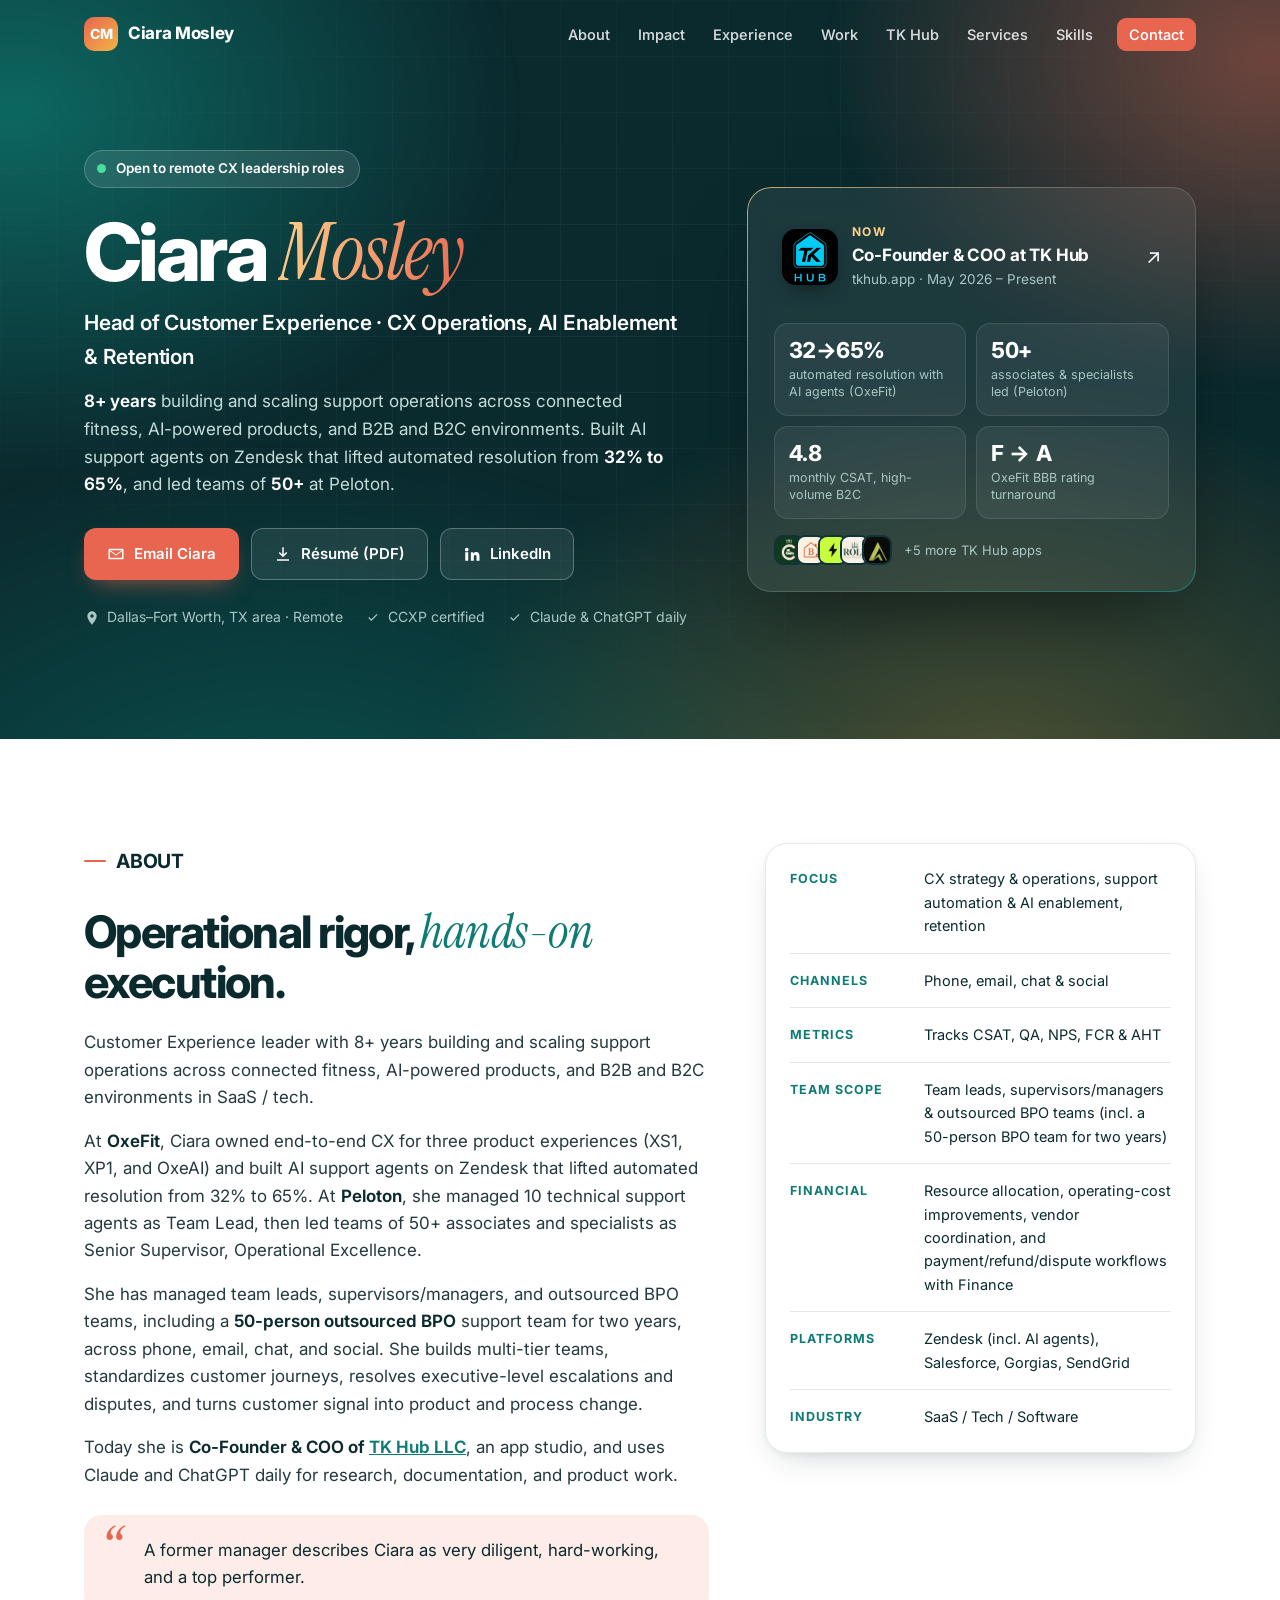
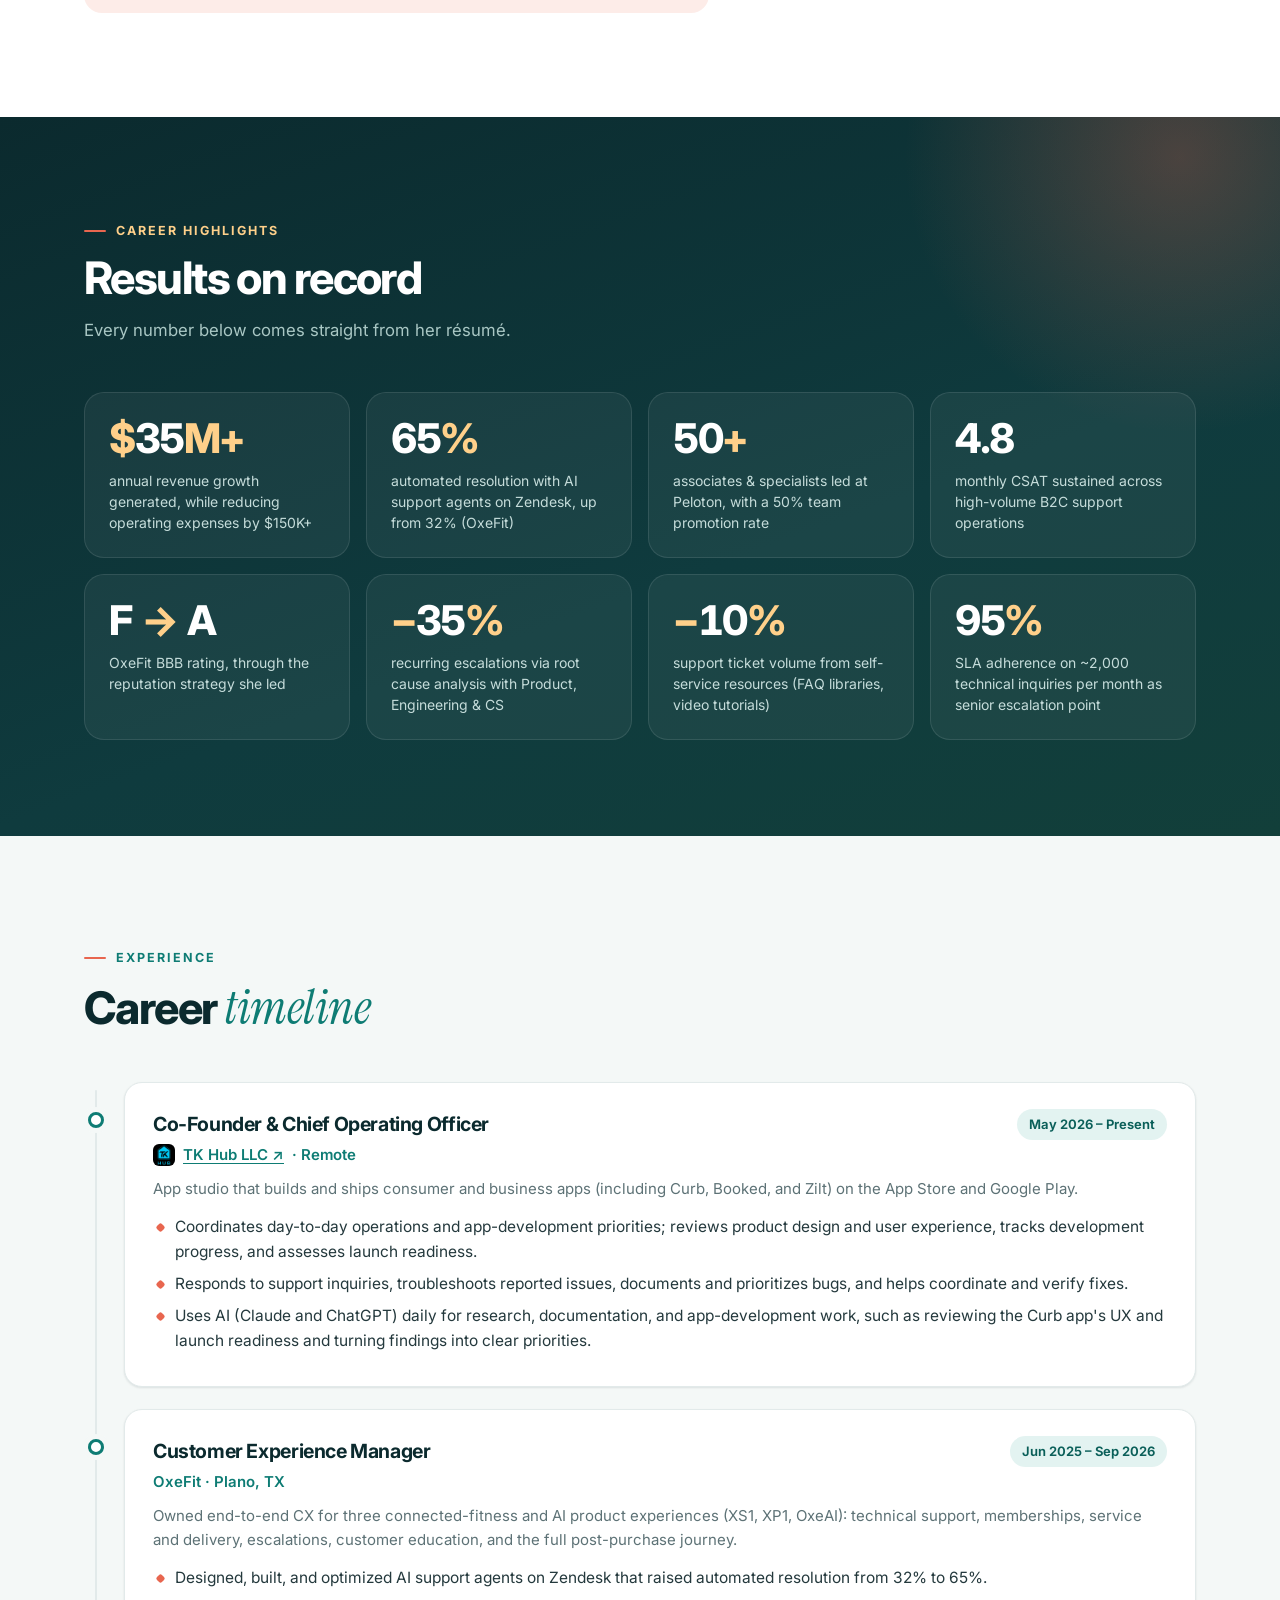
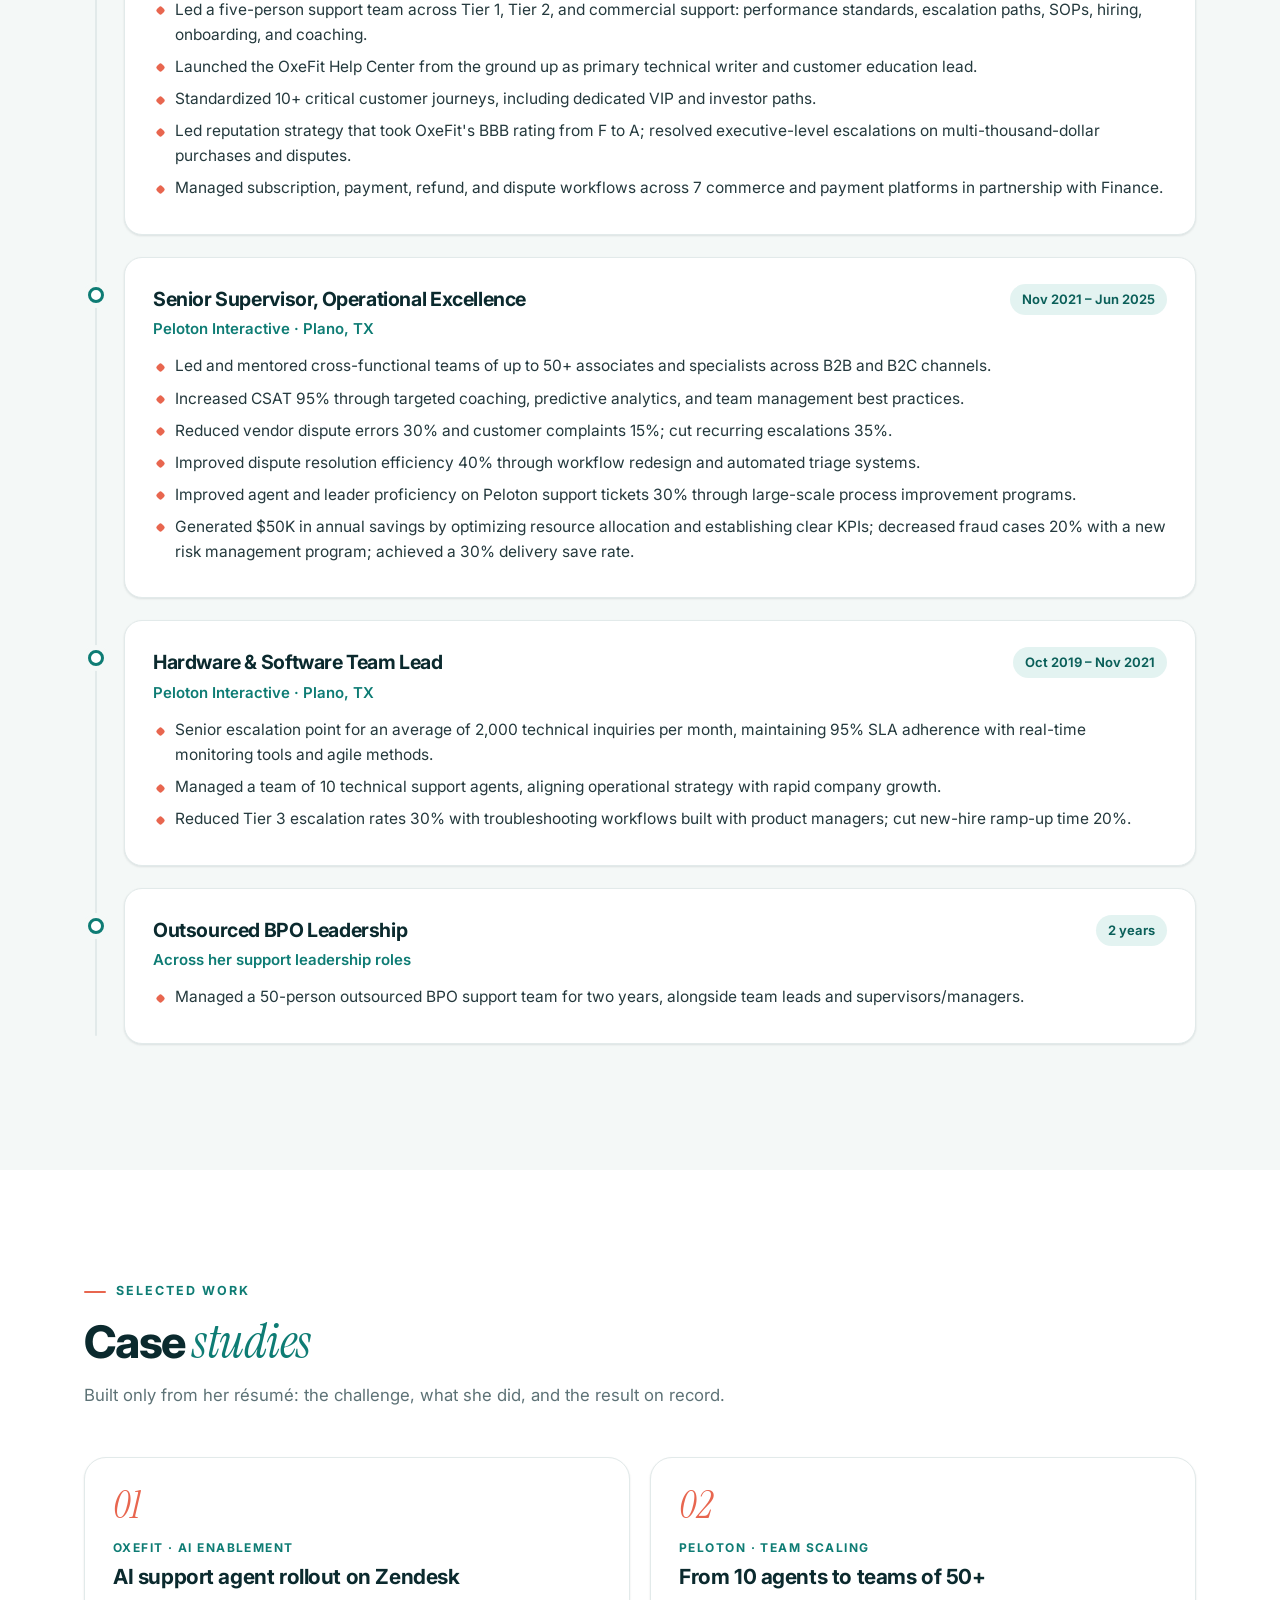
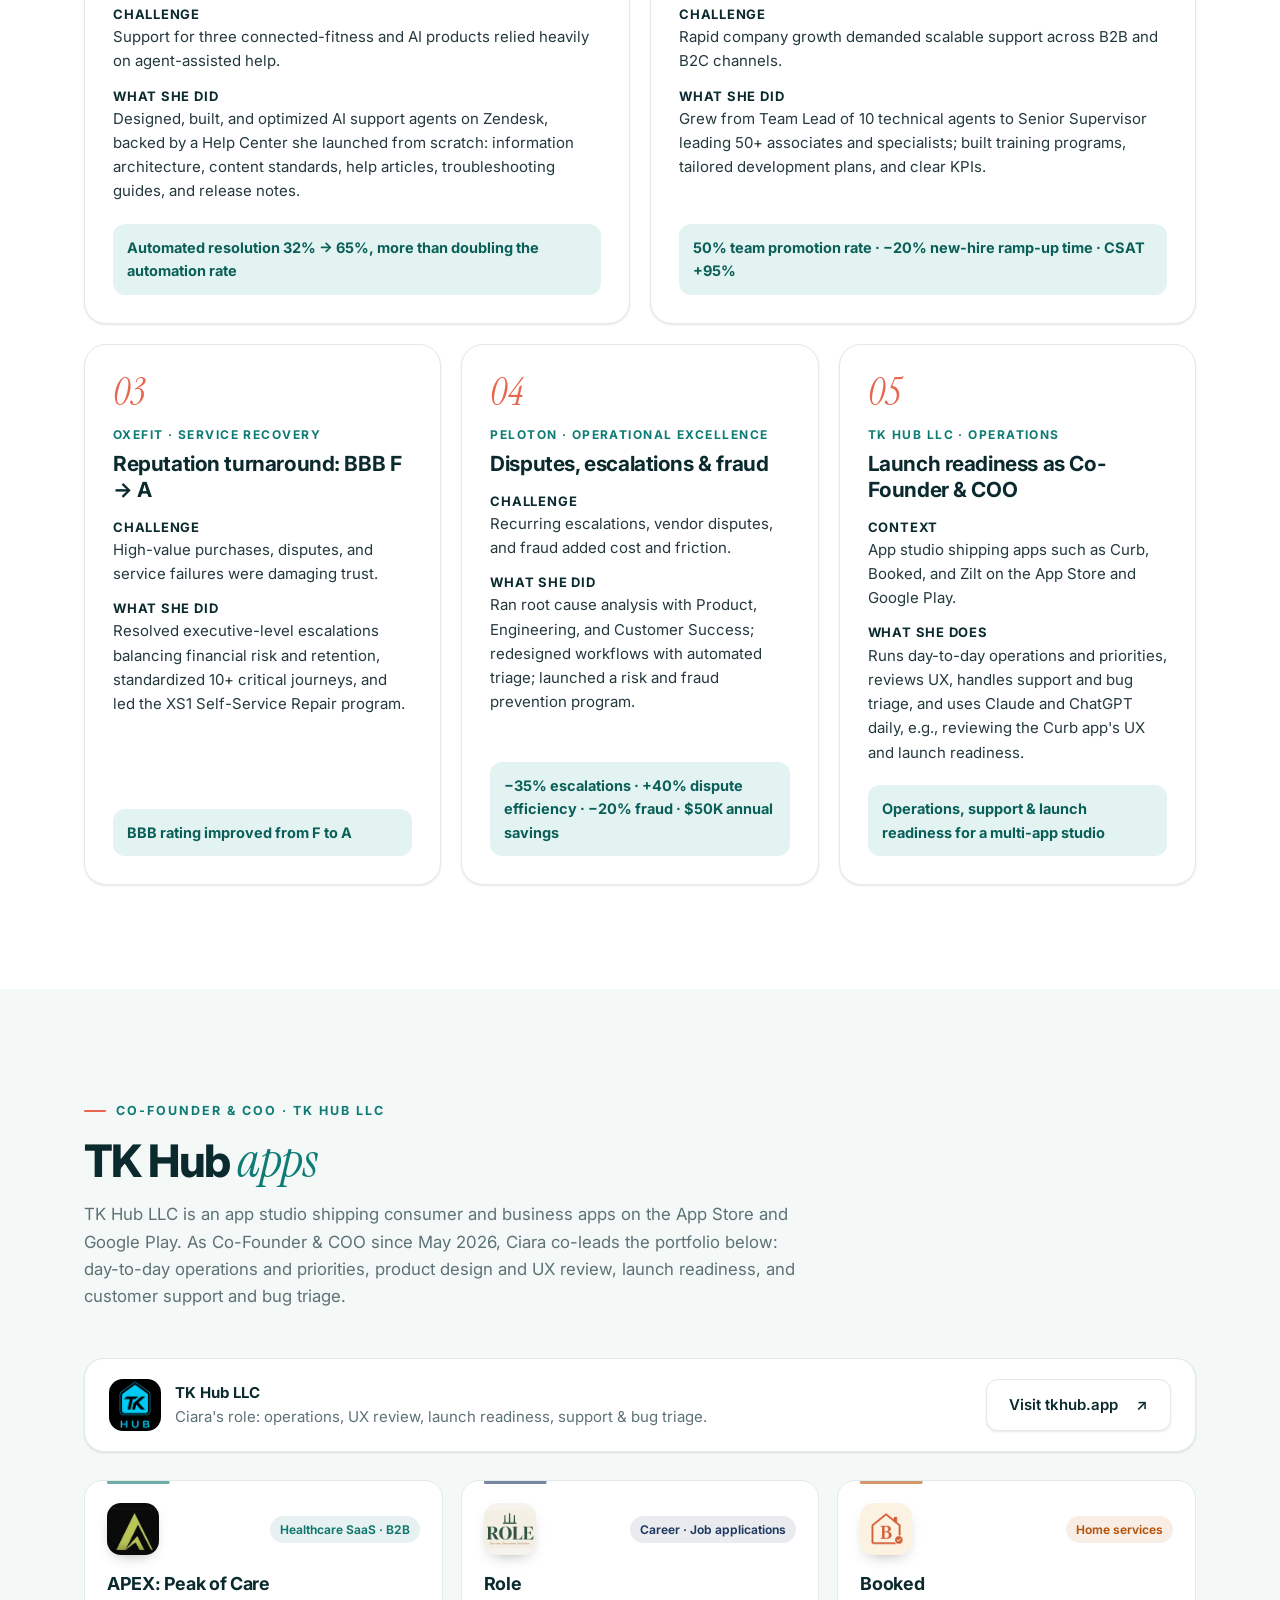
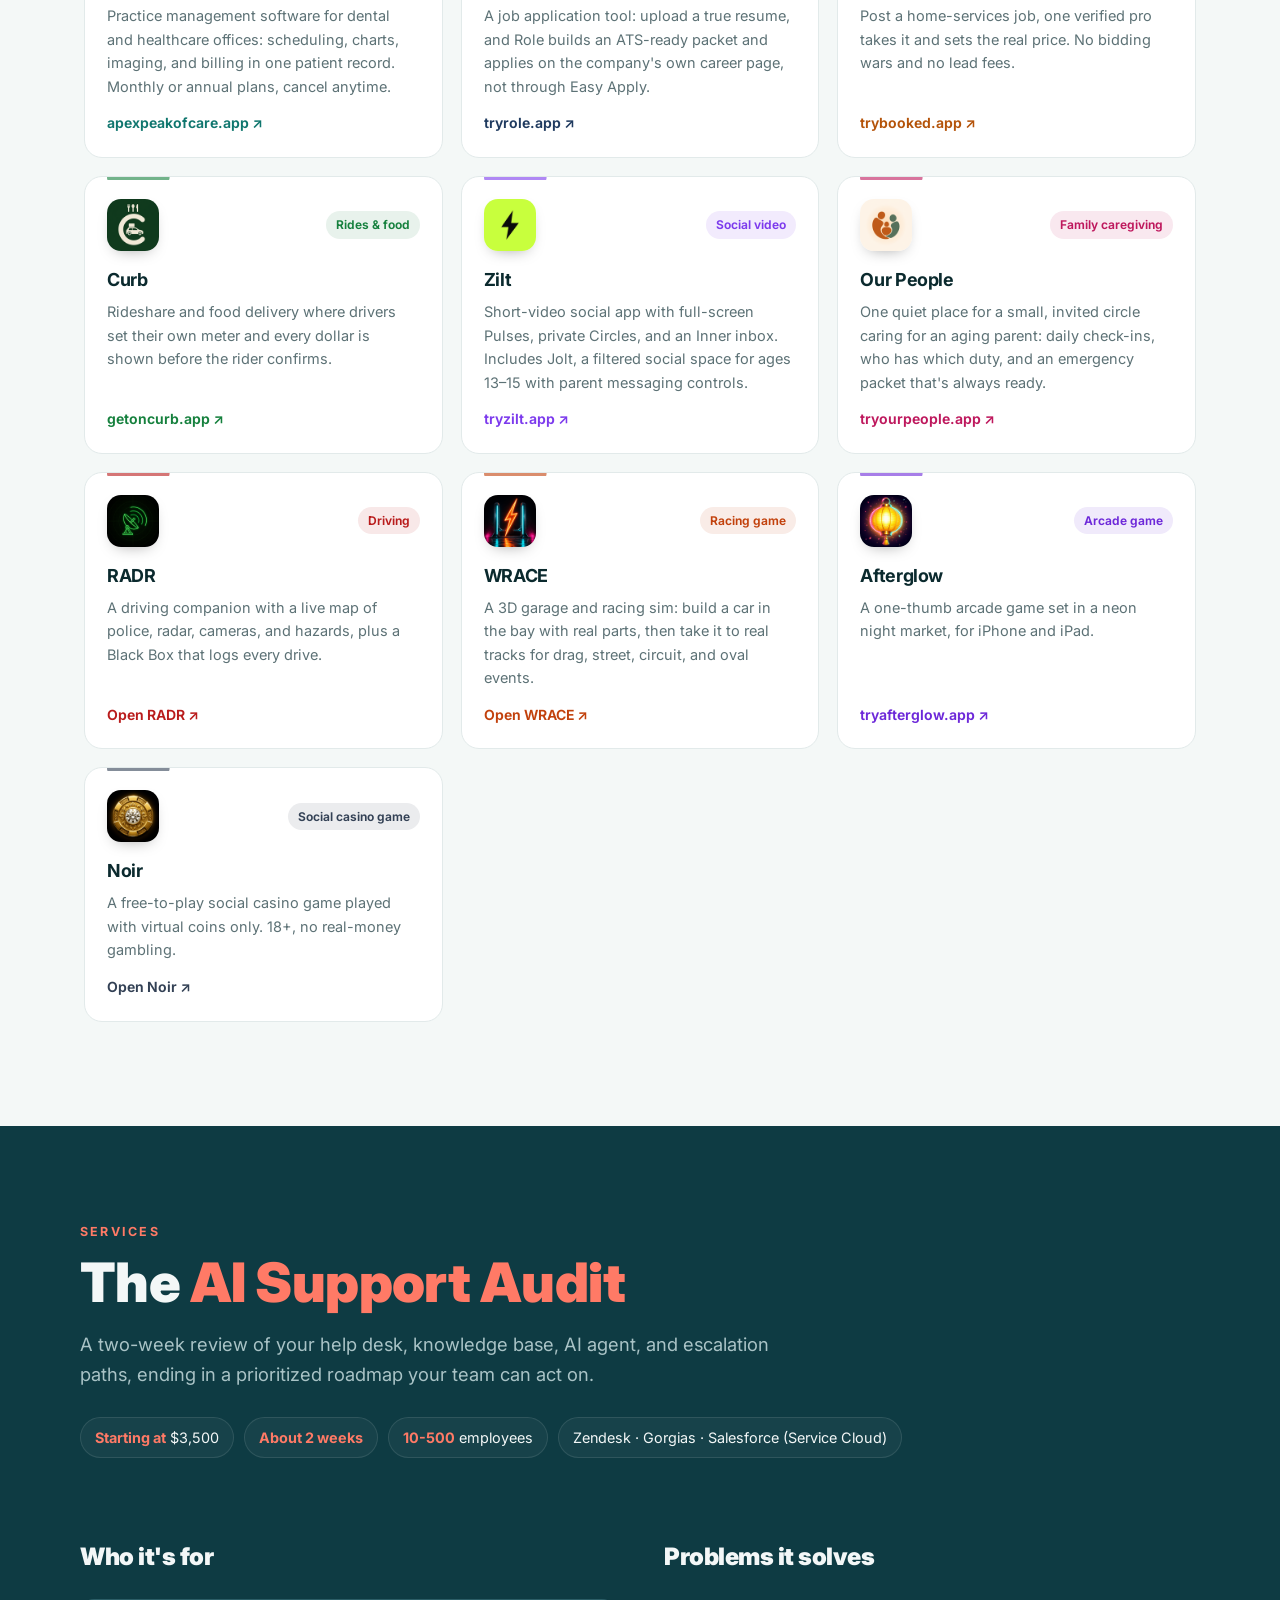
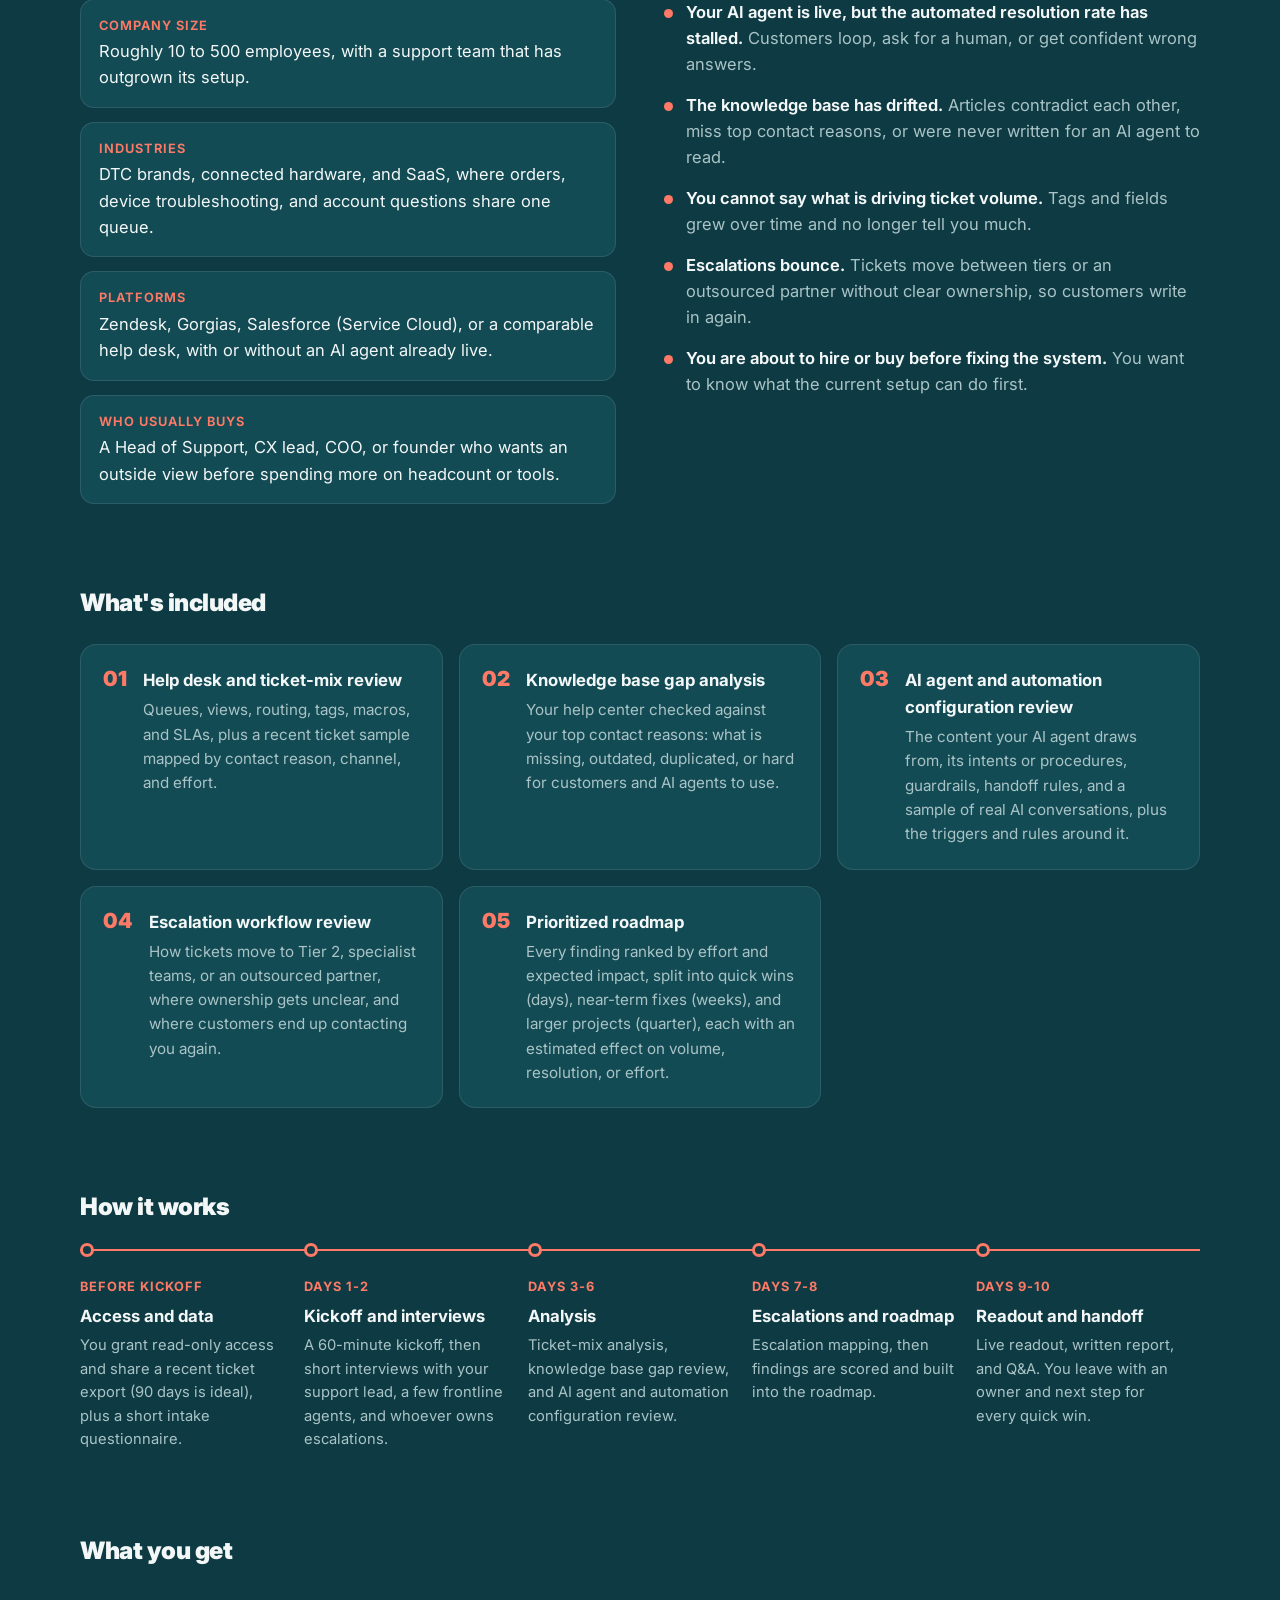
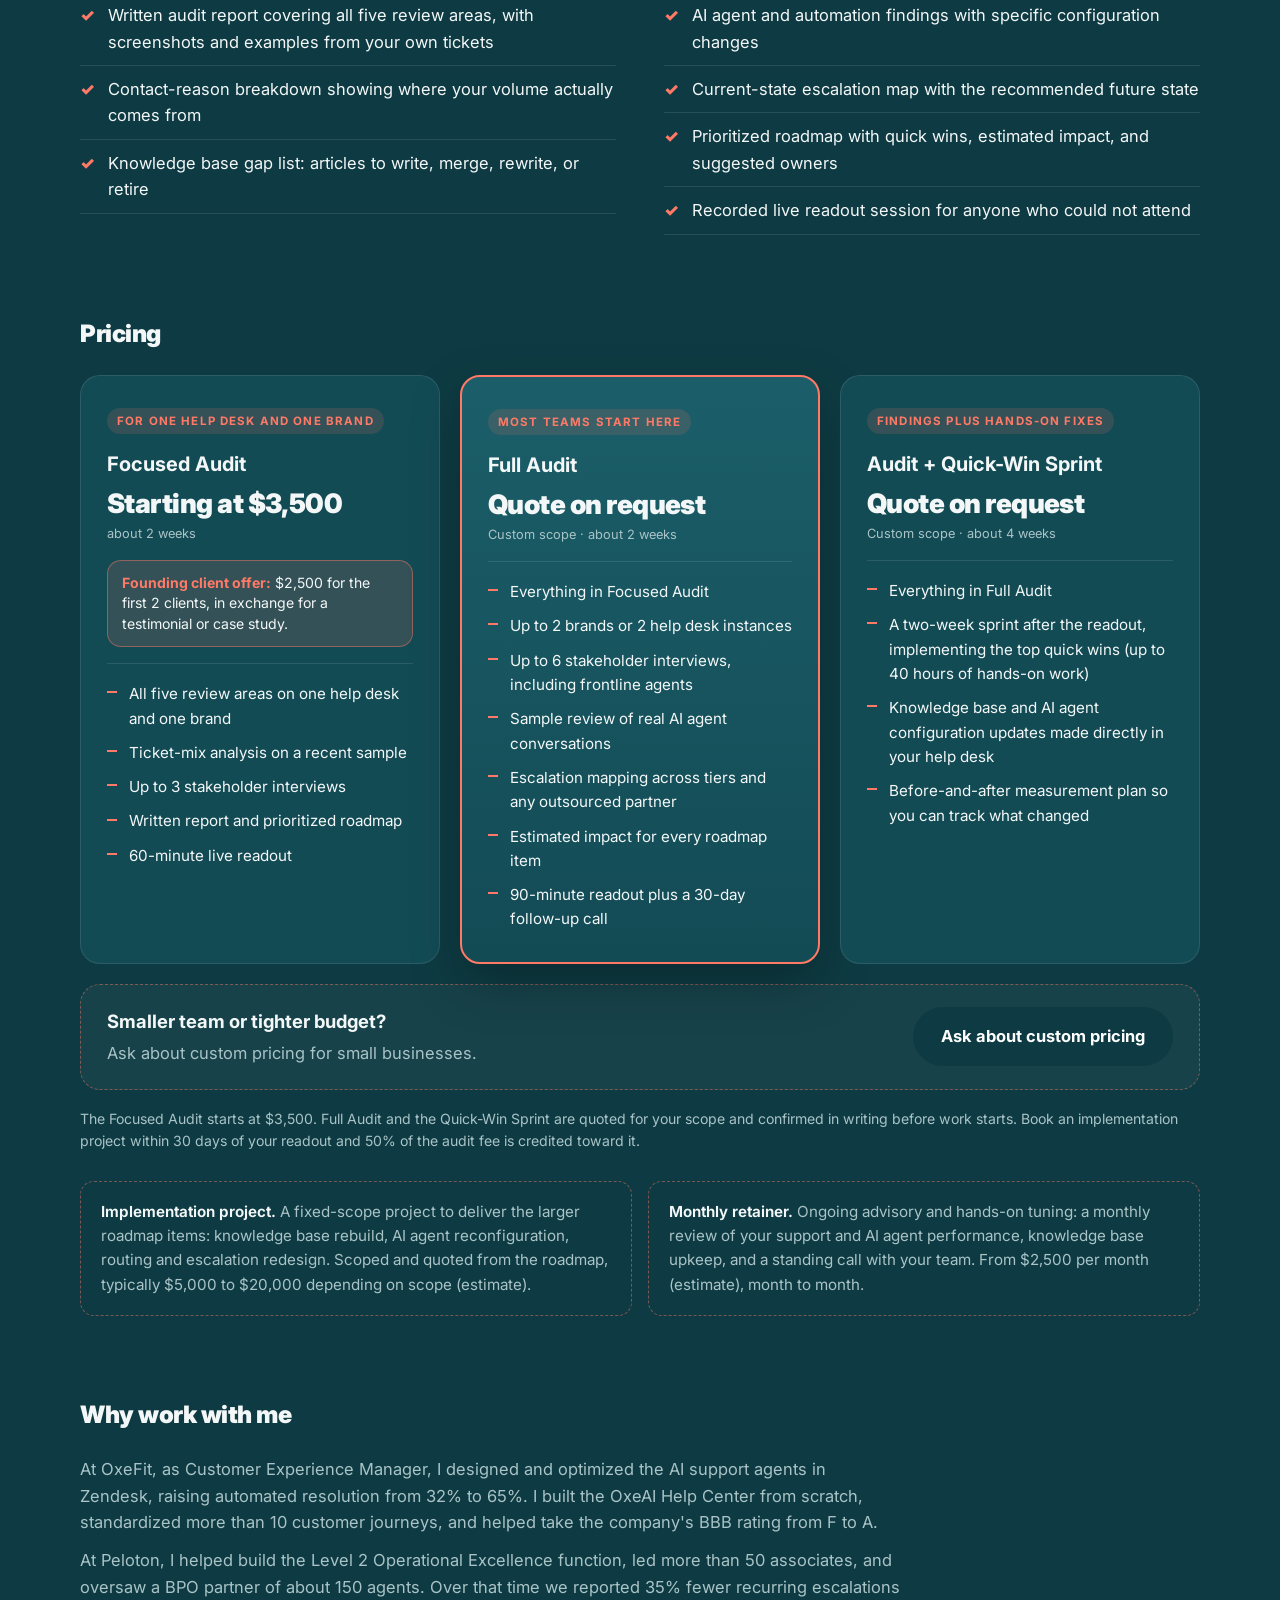
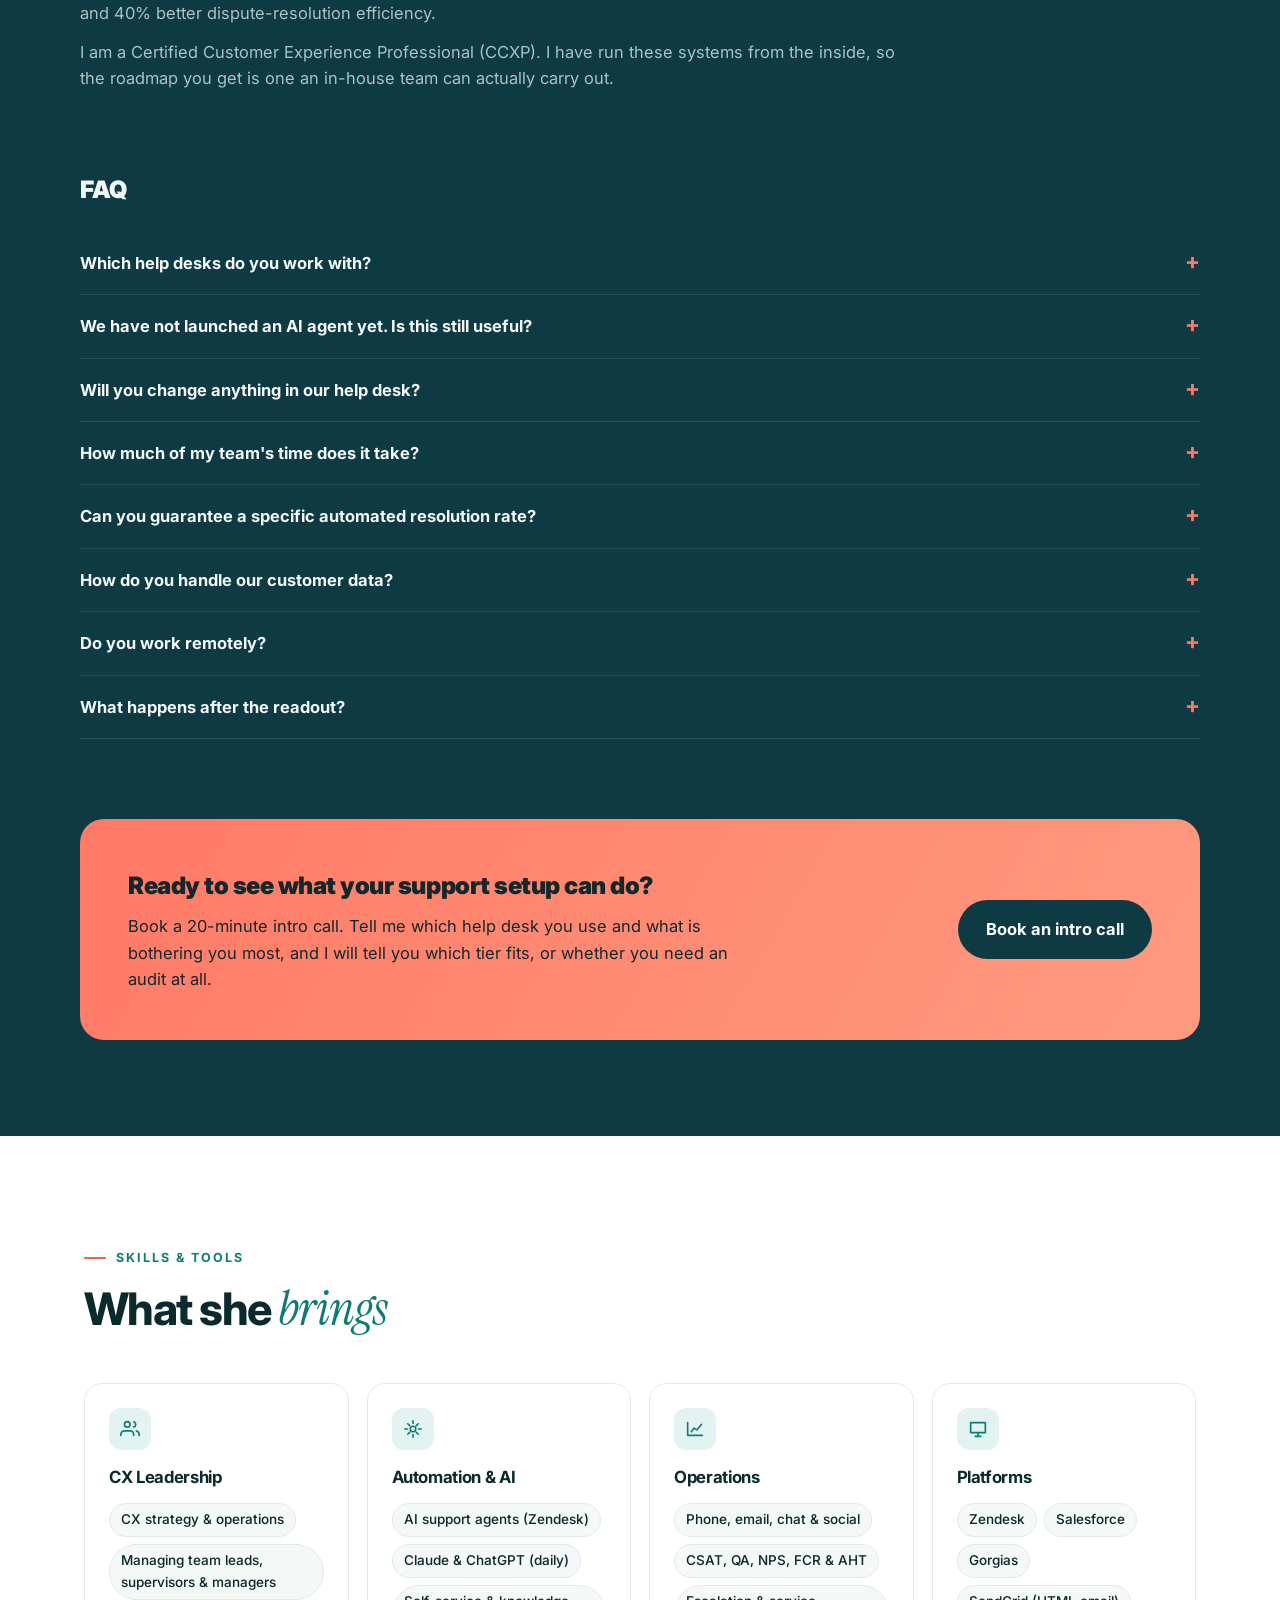
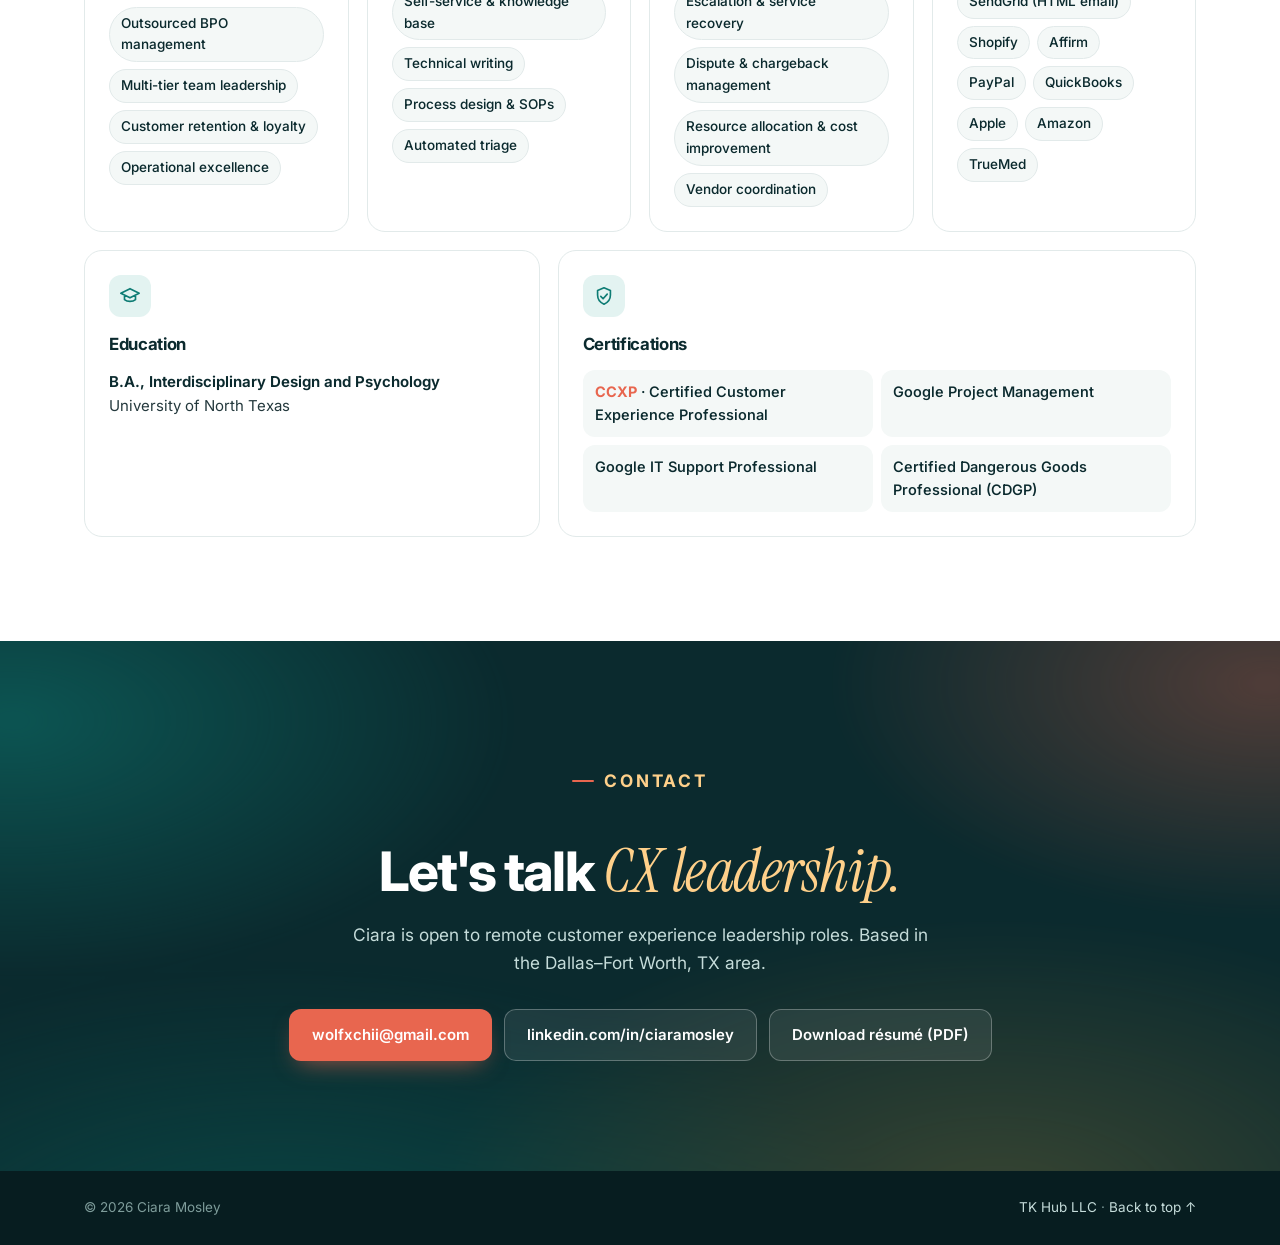
<file: index.html>
<!DOCTYPE html>
<html lang="en">
<head>
<meta charset="utf-8">
<meta name="viewport" content="width=device-width, initial-scale=1">
<title>Ciara Mosley | Customer Experience Leader</title>
<meta name="description" content="Ciara Mosley: Customer Experience leader with 8+ years building and scaling support operations, AI support automation, and multi-tier teams. Co-Founder & COO of TK Hub LLC. Open to remote CX leadership roles.">
<meta name="robots" content="noindex, nofollow">
<meta name="theme-color" content="#0B2A2E">
<link rel="icon" type="image/svg+xml" href="favicon.svg">
<link rel="icon" type="image/png" sizes="32x32" href="favicon-32.png">
<link rel="apple-touch-icon" href="apple-touch-icon.png">
<link rel="preload" href="assets/fonts/inter-var.woff2" as="font" type="font/woff2" crossorigin>
<style>
@font-face{font-family:"Inter";src:url(assets/fonts/inter-var.woff2) format("woff2");font-weight:100 900;font-display:swap}
@font-face{font-family:"Instrument Serif";src:url(assets/fonts/instrument-serif-italic.woff2) format("woff2");font-style:italic;font-display:swap}
:root{
--ink:#0B2A2E;--text:#24393D;--muted:#5D7276;--line:#E2EAEA;--bg:#fff;--soft:#F4F8F7;
--accent:#0E7C74;--accent-2:#0A5F59;--accent-soft:#E3F3F1;--coral:#E8664F;--coral-soft:#FDECE8;--gold:#F2B544;
--r:18px;--sh-sm:0 1px 2px rgba(11,42,46,.06),0 1px 3px rgba(11,42,46,.05);--sh:0 14px 34px -14px rgba(11,42,46,.22),0 2px 6px rgba(11,42,46,.05);--sh-lg:0 30px 60px -22px rgba(11,42,46,.32);
--font:"Inter",ui-sans-serif,system-ui,-apple-system,"Segoe UI",Roboto,Arial,sans-serif;--serif:"Instrument Serif",Georgia,serif;--ease:cubic-bezier(.2,.7,.2,1)}
*,*::before,*::after{box-sizing:border-box;margin:0;padding:0}
html{scroll-behavior:smooth;scroll-padding-top:76px;-webkit-text-size-adjust:100%}
body{font-family:var(--font);color:var(--text);background:var(--bg);line-height:1.62;font-size:16.5px;-webkit-font-smoothing:antialiased;text-rendering:optimizeLegibility}
img{display:block;max-width:100%}
a{color:var(--accent)}
strong{color:var(--ink);font-weight:650}
.container{max-width:1160px;margin:0 auto;padding:0 24px}
.sr-only{position:absolute;width:1px;height:1px;overflow:hidden;clip:rect(0 0 0 0);white-space:nowrap}
.skip{position:absolute;left:16px;top:-60px;z-index:200;background:var(--ink);color:#fff;padding:10px 16px;border-radius:8px;transition:top .2s}.skip:focus{top:12px}
:focus-visible{outline:3px solid var(--coral);outline-offset:3px;border-radius:6px}

/* buttons */
.btn{display:inline-flex;align-items:center;gap:9px;padding:13px 22px;border-radius:12px;font-weight:600;font-size:15px;text-decoration:none;border:1px solid transparent;transition:transform .22s var(--ease),box-shadow .22s,background-color .22s,color .22s,border-color .22s;white-space:nowrap}
.btn svg{flex:none}
.btn-primary{background:var(--coral);color:#fff;box-shadow:0 10px 24px -10px rgba(232,102,79,.7)}
.btn-primary:hover{transform:translateY(-2px);box-shadow:0 16px 30px -12px rgba(232,102,79,.8);background:#df5741}
.btn-ghost{background:rgba(255,255,255,.08);color:#fff;border-color:rgba(255,255,255,.28)}
.btn-ghost:hover{background:rgba(255,255,255,.16);transform:translateY(-2px)}
.btn-line{background:#fff;color:var(--ink);border-color:var(--line);box-shadow:var(--sh-sm)}
.btn-line:hover{border-color:var(--accent);color:var(--accent);transform:translateY(-2px);box-shadow:var(--sh)}

/* nav */
.site-header{position:fixed;inset:0 0 auto 0;z-index:100;transition:background-color .3s,box-shadow .3s,border-color .3s;border-bottom:1px solid transparent}
.site-header.scrolled{background:rgba(255,255,255,.78);backdrop-filter:saturate(180%) blur(16px);-webkit-backdrop-filter:saturate(180%) blur(16px);border-color:rgba(11,42,46,.08);box-shadow:0 6px 24px -18px rgba(11,42,46,.4)}
.nav{display:flex;align-items:center;justify-content:space-between;height:68px}
.brand{display:flex;align-items:center;gap:10px;font-weight:750;letter-spacing:-.02em;color:#fff;text-decoration:none;font-size:17px;transition:color .3s}
.brand-mark{width:34px;height:34px;border-radius:10px;display:grid;place-items:center;background:linear-gradient(135deg,var(--coral),var(--gold));color:#fff;font-size:14px;font-weight:800;letter-spacing:0}
.scrolled .brand{color:var(--ink)}
.nav-links{display:flex;align-items:center;gap:4px;list-style:none}
.nav-links a{position:relative;color:rgba(255,255,255,.82);text-decoration:none;font-size:14.5px;font-weight:550;padding:8px 12px;border-radius:9px;transition:color .2s,background-color .2s}
.nav-links a:hover{color:#fff;background:rgba(255,255,255,.1)}
.scrolled .nav-links a{color:var(--text)}
.scrolled .nav-links a:hover{color:var(--accent);background:var(--accent-soft)}
.nav-links a.active{color:#fff}
.scrolled .nav-links a.active{color:var(--accent);background:var(--accent-soft)}
.nav-links a::after{content:"";position:absolute;left:12px;right:12px;bottom:3px;height:2px;border-radius:2px;background:var(--coral);transform:scaleX(0);transition:transform .3s var(--ease)}
.nav-links a.active::after{transform:scaleX(1)}
.nav-links .nav-cta{background:var(--coral);color:#fff!important;margin-left:8px}
.nav-links .nav-cta::after{display:none}
.nav-links .nav-cta:hover{background:#df5741!important}
.nav-toggle{display:none;width:42px;height:42px;border:0;border-radius:10px;background:rgba(255,255,255,.12);position:relative;cursor:pointer}
.scrolled .nav-toggle{background:var(--soft)}
.nav-toggle span,.nav-toggle span::before,.nav-toggle span::after{position:absolute;left:12px;width:18px;height:2px;border-radius:2px;background:#fff;content:"";transition:transform .25s,opacity .2s}
.scrolled .nav-toggle span,.scrolled .nav-toggle span::before,.scrolled .nav-toggle span::after{background:var(--ink)}
.nav-toggle span{top:20px}.nav-toggle span::before{left:0;top:-6px}.nav-toggle span::after{left:0;top:6px}
.nav-toggle[aria-expanded="true"] span{background:transparent!important}
.nav-toggle[aria-expanded="true"] span::before{transform:translateY(6px) rotate(45deg)}
.nav-toggle[aria-expanded="true"] span::after{transform:translateY(-6px) rotate(-45deg)}

/* hero */
.hero{position:relative;overflow:hidden;background:#0B2A2E;color:#DCEBEA;padding:150px 0 110px;isolation:isolate}
.hero-bg{position:absolute;inset:-20%;z-index:-2;background:
radial-gradient(40% 50% at 15% 25%,rgba(14,124,116,.75),transparent 70%),
radial-gradient(35% 45% at 85% 20%,rgba(232,102,79,.45),transparent 70%),
radial-gradient(45% 55% at 70% 90%,rgba(242,181,68,.28),transparent 70%),
radial-gradient(50% 60% at 30% 100%,rgba(10,95,89,.8),transparent 70%);
filter:blur(10px);animation:drift 22s ease-in-out infinite alternate}
@keyframes drift{0%{transform:translate3d(0,0,0) rotate(0) scale(1)}50%{transform:translate3d(3%,-2%,0) rotate(6deg) scale(1.06)}100%{transform:translate3d(-3%,2%,0) rotate(-4deg) scale(1.03)}}
.hero::after{content:"";position:absolute;inset:0;z-index:-1;background-image:linear-gradient(rgba(255,255,255,.05) 1px,transparent 1px),linear-gradient(90deg,rgba(255,255,255,.05) 1px,transparent 1px);background-size:56px 56px;mask-image:radial-gradient(70% 60% at 50% 40%,#000,transparent)}
.hero-grid{display:grid;grid-template-columns:1.35fr 1fr;gap:56px;align-items:center}
.status{display:inline-flex;align-items:center;gap:10px;font-size:13.5px;font-weight:600;color:#fff;background:rgba(255,255,255,.1);border:1px solid rgba(255,255,255,.22);padding:7px 15px 7px 12px;border-radius:999px;backdrop-filter:blur(6px)}
.dot{width:9px;height:9px;border-radius:50%;background:#4ADE9B;animation:pulse 2.2s infinite}
@keyframes pulse{0%{box-shadow:0 0 0 0 rgba(74,222,155,.55)}70%{box-shadow:0 0 0 9px rgba(74,222,155,0)}100%{box-shadow:0 0 0 0 rgba(74,222,155,0)}}
.hero h1{color:#fff;font-size:clamp(2.9rem,6.6vw,5rem);font-weight:780;letter-spacing:-.045em;line-height:1;margin:22px 0 14px}
.hero h1 em{font-family:var(--serif);font-weight:400;font-style:italic;letter-spacing:-.01em;background:linear-gradient(100deg,#FFD08A,var(--coral));-webkit-background-clip:text;background-clip:text;color:transparent;padding-right:.08em}
.role{font-size:clamp(1.05rem,1.9vw,1.3rem);color:#fff;font-weight:600;letter-spacing:-.01em}
.lead{margin-top:14px;max-width:600px;font-size:1.07rem;color:#C5DCDA}
.lead strong{color:#fff}
.cta-row{display:flex;flex-wrap:wrap;gap:12px;margin-top:30px}
.hero-meta{display:flex;flex-wrap:wrap;gap:10px 22px;margin-top:26px;list-style:none;font-size:14px;color:#A9C7C4}
.hero-meta li{display:flex;align-items:center;gap:7px}
/* split text */
.split .w{display:inline-block;overflow:hidden;vertical-align:bottom;padding-bottom:.08em;margin-bottom:-.08em}
.split .w>span{display:inline-block}
.js .split .w>span{transform:translateY(105%);transition:transform .9s var(--ease);transition-delay:calc(var(--i)*70ms + 150ms)}
.js.loaded .split .w>span{transform:none}
.js .fade{opacity:0;transform:translateY(14px);transition:opacity .8s var(--ease),transform .8s var(--ease);transition-delay:var(--fd,0ms)}
.js.loaded .fade{opacity:1;transform:none}

/* hero card (TK Hub) */
.hero-card{position:relative;background:rgba(255,255,255,.07);border:1px solid rgba(255,255,255,.16);border-radius:24px;padding:26px;backdrop-filter:blur(14px);-webkit-backdrop-filter:blur(14px);box-shadow:0 40px 80px -30px rgba(0,0,0,.55)}
.hero-card::before{content:"";position:absolute;inset:-1px;border-radius:inherit;padding:1px;background:linear-gradient(140deg,rgba(255,208,138,.7),transparent 40%,transparent 60%,rgba(14,124,116,.9));-webkit-mask:linear-gradient(#000 0 0) content-box,linear-gradient(#000 0 0);-webkit-mask-composite:xor;mask-composite:exclude;pointer-events:none}
.tk{display:flex;align-items:center;gap:14px;text-decoration:none;color:#fff;padding:14px;margin:-6px -6px 18px;border-radius:16px;transition:background-color .25s}
.tk:hover{background:rgba(255,255,255,.08)}
.tk img{width:56px;height:56px;border-radius:14px;box-shadow:0 8px 20px -8px rgba(0,0,0,.6);transition:transform .35s var(--ease)}
.tk:hover img{transform:rotate(-6deg) scale(1.06)}
.tk small{display:block;font-size:12px;font-weight:700;text-transform:uppercase;letter-spacing:.12em;color:#FFD08A}
.tk b{display:block;font-size:17px;font-weight:700;letter-spacing:-.01em}
.tk i{display:block;font-style:normal;font-size:13.5px;color:#A9C7C4}
.tk .arrow{margin-left:auto;font-size:20px;transition:transform .25s}
.tk:hover .arrow{transform:translate(3px,-3px)}
.mini{display:grid;grid-template-columns:1fr 1fr;gap:10px}
.mini div{background:rgba(255,255,255,.06);border:1px solid rgba(255,255,255,.1);border-radius:14px;padding:14px}
.mini b{display:block;color:#fff;font-size:22px;font-weight:750;letter-spacing:-.02em;line-height:1.15;font-variant-numeric:tabular-nums}
.mini span{font-size:12.5px;color:#A9C7C4;line-height:1.35;display:block;margin-top:4px}
.icons{display:flex;gap:-8px;margin-top:16px;align-items:center}
.icons img{width:30px;height:30px;border-radius:9px;border:2px solid #0F3337;margin-left:-8px;transition:transform .25s var(--ease)}
.icons img:first-child{margin-left:0}
.icons:hover img{transform:translateY(-3px)}
.icons span{margin-left:12px;font-size:13px;color:#A9C7C4}

/* sections */
.section{padding:104px 0}
.section.soft{background:var(--soft)}
.head{max-width:720px;margin-bottom:48px}
.eyebrow{display:inline-flex;align-items:center;gap:10px;color:var(--accent);font-weight:700;font-size:12.5px;letter-spacing:.16em;text-transform:uppercase}
.eyebrow::before{content:"";width:22px;height:2px;border-radius:2px;background:var(--coral)}
h2{color:var(--ink);font-size:clamp(2rem,3.8vw,2.8rem);font-weight:760;letter-spacing:-.035em;line-height:1.1;margin-top:12px}
h2 em{font-family:var(--serif);font-weight:400;color:var(--accent);letter-spacing:-.01em;font-size:1.1em}
.sub{margin-top:14px;color:var(--muted);font-size:1.05rem}
h3{color:var(--ink);letter-spacing:-.02em}

/* about */
.about-grid{display:grid;grid-template-columns:1.45fr 1fr;gap:56px;align-items:start}
.about-copy p{margin-bottom:16px;font-size:1.06rem}
.about-copy p:first-child{font-size:1.22rem;color:var(--ink);line-height:1.5;letter-spacing:-.01em}
.quote{position:relative;margin-top:26px;padding:22px 24px 22px 60px;background:var(--coral-soft);border-radius:var(--r);color:var(--ink);font-size:1.05rem}
.quote::before{content:"\201C";position:absolute;left:18px;top:2px;font-family:var(--serif);font-style:italic;font-size:64px;color:var(--coral);line-height:1.2}
.facts{background:#fff;border:1px solid var(--line);border-radius:22px;padding:8px 24px;box-shadow:var(--sh)}
.facts div{display:grid;grid-template-columns:120px 1fr;gap:14px;padding:15px 0;border-bottom:1px solid var(--line);font-size:14.5px}
.facts div:last-child{border:0}
.facts dt{font-weight:700;color:var(--accent);font-size:12.5px;text-transform:uppercase;letter-spacing:.08em;padding-top:2px}
.facts dd{color:var(--ink)}

/* impact */
.impact{position:relative;background:linear-gradient(160deg,#0B2A2E,#0F3B3E 60%,#123F3A);color:#C5DCDA;padding:96px 0;overflow:hidden}
.impact::before{content:"";position:absolute;width:600px;height:600px;right:-200px;top:-260px;background:radial-gradient(circle,rgba(232,102,79,.28),transparent 65%)}
.impact h2{color:#fff}.impact .eyebrow{color:#FFD08A}.impact .sub{color:#A9C7C4}
.stats{position:relative;display:grid;grid-template-columns:repeat(4,1fr);gap:16px}
.stat{background:rgba(255,255,255,.05);border:1px solid rgba(255,255,255,.1);border-radius:20px;padding:24px;transition:transform .3s var(--ease),background-color .3s,border-color .3s}
.stat:hover{transform:translateY(-4px);background:rgba(255,255,255,.09);border-color:rgba(255,208,138,.45)}
.stat .n{font-size:clamp(2rem,3.2vw,2.6rem);font-weight:780;letter-spacing:-.035em;color:#fff;line-height:1.05;font-variant-numeric:tabular-nums;white-space:nowrap}
.stat .n .u{color:#FFD08A}
.stat p{margin-top:10px;font-size:14px;line-height:1.5}

/* timeline */
.timeline{position:relative;list-style:none;padding-left:40px}
.timeline::before{content:"";position:absolute;left:11px;top:8px;bottom:8px;width:2px;background:var(--line);border-radius:2px}
.timeline .progress{position:absolute;left:11px;top:8px;width:2px;height:0;background:linear-gradient(var(--coral),var(--accent));border-radius:2px;transition:height .15s linear}
.job{position:relative;margin-bottom:22px}
.job::before{content:"";position:absolute;left:-36px;top:30px;width:16px;height:16px;border-radius:50%;background:#fff;border:3px solid var(--accent);box-shadow:0 0 0 5px var(--soft);transition:background-color .3s,transform .3s}
.job:hover::before{background:var(--coral);border-color:var(--coral);transform:scale(1.15)}
.job-card{background:#fff;border:1px solid var(--line);border-radius:var(--r);padding:26px 28px;box-shadow:var(--sh-sm);transition:transform .3s var(--ease),box-shadow .3s,border-color .3s}
.job-card:hover{transform:translateY(-3px);box-shadow:var(--sh);border-color:#cfe2e0}
.job-top{display:flex;flex-wrap:wrap;justify-content:space-between;align-items:flex-start;gap:8px 16px}
.job h3{font-size:1.22rem}
.co{display:flex;align-items:center;gap:8px;color:var(--accent);font-weight:600;font-size:15px;margin-top:2px}
.co a{color:inherit;text-underline-offset:3px}
.co img{width:22px;height:22px;border-radius:6px}
.when{font-size:13px;font-weight:650;color:var(--accent-2);background:var(--accent-soft);padding:5px 12px;border-radius:999px;white-space:nowrap}
.ctx{margin-top:10px;color:var(--muted);font-size:15px}
.job ul{margin-top:12px;padding-left:0;list-style:none}
.job li{position:relative;padding-left:22px;margin:7px 0;font-size:15.5px}
.job li::before{content:"";position:absolute;left:4px;top:.68em;width:7px;height:7px;border-radius:2px;background:var(--coral);transform:rotate(45deg)}

/* cases */
.cases{display:grid;grid-template-columns:repeat(6,1fr);gap:20px}
.case{grid-column:span 2;position:relative;display:flex;flex-direction:column;background:#fff;border:1px solid var(--line);border-radius:22px;padding:28px;box-shadow:var(--sh-sm);overflow:hidden;transition:transform .35s var(--ease),box-shadow .35s,border-color .35s}
.case.wide{grid-column:span 3}
.case::after{content:"";position:absolute;inset:0;background:radial-gradient(400px circle at var(--mx,50%) var(--my,0%),rgba(14,124,116,.09),transparent 45%);opacity:0;transition:opacity .35s;pointer-events:none}
.case:hover{transform:translateY(-6px);box-shadow:var(--sh-lg);border-color:#cfe2e0}
.case:hover::after{opacity:1}
.case-num{font-family:var(--serif);font-style:italic;font-size:2.4rem;line-height:1;color:var(--coral)}
.kicker{font-size:12px;font-weight:700;color:var(--accent);text-transform:uppercase;letter-spacing:.12em;margin-top:14px}
.case h3{font-size:1.3rem;margin:6px 0 14px;line-height:1.25}
.case dl{display:grid;gap:12px;font-size:15px}
.case dt{font-weight:700;color:var(--ink);font-size:13px;text-transform:uppercase;letter-spacing:.06em}
.case dd{color:var(--text)}
.result{margin-top:auto;padding-top:20px}
.result span{display:block;padding:12px 14px;border-radius:12px;background:var(--accent-soft);color:var(--accent-2);font-weight:700;font-size:14.5px}

/* products */
.product-grid{list-style:none;display:grid;grid-template-columns:repeat(3,1fr);gap:18px}
.product{--c:var(--accent);position:relative;display:flex;flex-direction:column;background:#fff;border:1px solid var(--line);border-radius:var(--r);padding:22px;transition:transform .3s var(--ease),box-shadow .3s,border-color .3s}
.product::before{content:"";position:absolute;left:22px;right:22px;top:0;height:3px;border-radius:0 0 3px 3px;background:var(--c);transform:scaleX(.2);transform-origin:left;opacity:.6;transition:transform .4s var(--ease),opacity .3s}
.product:hover{transform:translateY(-5px);box-shadow:0 22px 44px -22px color-mix(in srgb,var(--c) 55%,transparent),var(--sh-sm);border-color:color-mix(in srgb,var(--c) 35%,var(--line))}
.product:hover::before{transform:scaleX(1);opacity:1}
.product-feature{grid-column:span 1}
.product-top{display:flex;align-items:center;justify-content:space-between;gap:10px;margin-bottom:14px}
.product-logo{width:52px;height:52px;border-radius:14px;box-shadow:0 6px 16px -8px rgba(0,0,0,.4);transition:transform .35s var(--ease)}
.product:hover .product-logo{transform:scale(1.08) rotate(-4deg)}
.product-tag{font-size:12px;font-weight:650;color:var(--c);background:color-mix(in srgb,var(--c) 10%,#fff);padding:4px 10px;border-radius:999px;text-align:right}
.product h3{font-size:1.12rem;margin-bottom:6px}
.product p{font-size:14.5px;color:var(--muted);margin-bottom:14px}
.product-link{margin-top:auto;font-size:14px;font-weight:650;color:var(--c);text-decoration:none}
.product-link:hover{text-decoration:underline;text-underline-offset:3px}
.tk-band{display:flex;flex-wrap:wrap;align-items:center;gap:18px;justify-content:space-between;margin-bottom:28px;padding:20px 24px;border-radius:20px;background:#fff;border:1px solid var(--line);box-shadow:var(--sh-sm)}
.tk-band .l{display:flex;align-items:center;gap:14px}
.tk-band img{width:52px;height:52px;border-radius:14px}
.tk-band p{font-size:15px;color:var(--muted);max-width:640px}
.tk-band b{color:var(--ink)}

/* skills */
.skills{display:grid;grid-template-columns:repeat(4,1fr);gap:18px}
.skill{background:#fff;border:1px solid var(--line);border-radius:var(--r);padding:24px;transition:transform .3s var(--ease),box-shadow .3s}
.skill:hover{transform:translateY(-4px);box-shadow:var(--sh)}
.skill .ico{width:42px;height:42px;border-radius:12px;display:grid;place-items:center;background:var(--accent-soft);color:var(--accent);margin-bottom:14px}
.skill h3{font-size:1.05rem;margin-bottom:12px}
.chips{list-style:none;display:flex;flex-wrap:wrap;gap:7px}
.chips li{font-size:13.5px;font-weight:520;color:var(--ink);background:var(--soft);border:1px solid var(--line);padding:5px 11px;border-radius:999px;transition:background-color .2s,border-color .2s,color .2s}
.chips li:hover{background:var(--accent-soft);border-color:#bfe0dc;color:var(--accent-2)}
.edu{display:grid;grid-template-columns:1fr 1.4fr;gap:18px;margin-top:18px}
.edu .skill p{font-size:15px}
.certs{list-style:none;display:grid;grid-template-columns:1fr 1fr;gap:8px}
.certs li{font-size:14.5px;padding:10px 12px;border-radius:12px;background:var(--soft);color:var(--ink);font-weight:550}
.certs li b{color:var(--coral)}

/* contact */
.contact{position:relative;overflow:hidden;background:#0B2A2E;color:#C5DCDA;padding:110px 0;text-align:center;isolation:isolate}
.contact .hero-bg{opacity:.7}
.contact h2{color:#fff;font-size:clamp(2.2rem,4.6vw,3.4rem)}
.contact h2 em{color:#FFD08A}
.contact p{max-width:600px;margin:16px auto 32px;font-size:1.08rem}
.contact .cta-row{justify-content:center}
footer{background:#071D20;color:#7E9C9A;font-size:13.5px;padding:26px 0}
footer .container{display:flex;flex-wrap:wrap;justify-content:space-between;gap:10px}
footer a{color:#C5DCDA;text-decoration:none}footer a:hover{color:#fff}
.to-top{position:fixed;right:20px;bottom:20px;z-index:90;width:46px;height:46px;border-radius:14px;border:0;display:grid;place-items:center;background:var(--ink);color:#fff;box-shadow:var(--sh);cursor:pointer;opacity:0;visibility:hidden;transform:translateY(10px);transition:opacity .25s,transform .25s,visibility 0s linear .25s,background-color .2s}
.to-top.show{opacity:1;visibility:visible;transform:none;transition:opacity .25s,transform .25s,visibility 0s}
.to-top:hover{background:var(--coral)}
.scroll-bar{position:fixed;left:0;top:0;height:3px;z-index:101;width:100%;transform-origin:left;transform:scaleX(0);background:linear-gradient(90deg,var(--coral),var(--gold))}

/* reveal */
.js .reveal{opacity:0;transform:translateY(22px);transition:opacity .8s var(--ease),transform .8s var(--ease);transition-delay:var(--d,0ms)}
.js .reveal.in{opacity:1;transform:none}

@media (max-width:1020px){.stats{grid-template-columns:repeat(2,1fr)}.skills{grid-template-columns:repeat(2,1fr)}.product-grid{grid-template-columns:repeat(2,1fr)}.case,.case.wide{grid-column:span 3}}
@media (max-width:860px){
.hero{padding:120px 0 80px}.hero-grid,.about-grid,.edu{grid-template-columns:1fr}.hero-grid{gap:40px}
.nav-toggle{display:block}
.nav-links{position:absolute;top:68px;left:12px;right:12px;flex-direction:column;align-items:stretch;gap:2px;padding:10px;background:#fff;border:1px solid var(--line);border-radius:18px;box-shadow:var(--sh-lg);opacity:0;visibility:hidden;transform:translateY(-8px);transition:opacity .25s,transform .25s,visibility 0s linear .25s}
.nav-links.open{opacity:1;visibility:visible;transform:none;transition:opacity .25s,transform .25s}
.nav-links a,.scrolled .nav-links a{color:var(--ink);padding:12px 14px}
.nav-links a::after{display:none}
.nav-links a.active{color:var(--accent);background:var(--accent-soft)}
.nav-links .nav-cta{margin:6px 0 0;text-align:center}
.section{padding:76px 0}.impact,.contact{padding:76px 0}}
@media (max-width:620px){
body{font-size:16px}.container{padding:0 18px}
.stats{grid-template-columns:1fr 1fr;gap:12px}.stat{padding:18px}.stat .n{font-size:1.75rem}.stat p{font-size:13px}
.product-grid,.skills,.certs{grid-template-columns:1fr}.case,.case.wide{grid-column:1/-1}
.timeline{padding-left:28px}.timeline::before,.timeline .progress{left:5px}.job::before{left:-29px;width:14px;height:14px}
.job-card{padding:20px}.facts div{grid-template-columns:1fr;gap:2px}
.cta-row .btn{flex:1 1 auto;justify-content:center}
.mini b{font-size:19px}}
@media (prefers-reduced-motion:reduce){
html{scroll-behavior:auto}
*,*::before,*::after{animation:none!important;transition:none!important}
.js .reveal,.js .fade,.js .split .w>span{opacity:1!important;transform:none!important}}
</style>
</head>
<body>
<a class="skip" href="#main">Skip to content</a>
<div class="scroll-bar" aria-hidden="true"></div>
<header class="site-header">
<nav class="nav container" aria-label="Primary">
<a class="brand" href="#top"><span class="brand-mark" aria-hidden="true">CM</span>Ciara Mosley</a>
<button class="nav-toggle" aria-expanded="false" aria-controls="nav-links" aria-label="Menu"><span></span></button>
<ul class="nav-links" id="nav-links">
<li><a href="#about">About</a></li><li><a href="#impact">Impact</a></li><li><a href="#experience">Experience</a></li><li><a href="#work">Work</a></li><li><a href="#tkhub">TK Hub</a></li><li><a href="#services">Services</a></li><li><a href="#skills">Skills</a></li><li><a class="nav-cta" href="#contact">Contact</a></li>
</ul></nav></header>

<main id="main">
<section class="hero" id="top" tabindex="-1" aria-labelledby="hero-title">
<div class="hero-bg" aria-hidden="true"></div>
<div class="container hero-grid">
<div>
<p class="status fade"><span class="dot" aria-hidden="true"></span>Open to remote CX leadership roles</p>
<h1 id="hero-title" class="split">Ciara <em>Mosley</em></h1>
<p class="role fade" style="--fd:500ms">Head of Customer Experience · CX Operations, AI Enablement &amp; Retention</p>
<p class="lead fade" style="--fd:620ms"><strong>8+ years</strong> building and scaling support operations across connected fitness, AI-powered products, and B2B and B2C environments. Built AI support agents on Zendesk that lifted automated resolution from <strong>32% to 65%</strong>, and led teams of <strong>50+</strong> at Peloton.</p>
<div class="cta-row fade" style="--fd:740ms">
<a class="btn btn-primary" href="mailto:wolfxchii@gmail.com?subject=CX%20leadership%20opportunity"><svg aria-hidden="true" viewBox="0 0 24 24" width="18" height="18"><path fill="currentColor" d="M3 5h18a1 1 0 0 1 1 1v12a1 1 0 0 1-1 1H3a1 1 0 0 1-1-1V6a1 1 0 0 1 1-1Zm1.4 2 7.6 5.6L19.6 7H4.4ZM20 8.4l-7.4 5.4a1 1 0 0 1-1.2 0L4 8.4V17h16V8.4Z"/></svg>Email Ciara</a>
<a class="btn btn-ghost" href="Ciara-Mosley-Resume.pdf" download><svg aria-hidden="true" viewBox="0 0 24 24" width="18" height="18"><path fill="currentColor" d="M11 3h2v9.6l3.3-3.3 1.4 1.4L12 16.4l-5.7-5.7 1.4-1.4 3.3 3.3V3ZM4 19h16v2H4v-2Z"/></svg>Résumé (PDF)</a>
<a class="btn btn-ghost" href="https://www.linkedin.com/in/ciaramosley" target="_blank" rel="noopener"><svg aria-hidden="true" viewBox="0 0 24 24" width="18" height="18"><path fill="currentColor" d="M4.98 3.5a2.5 2.5 0 1 1 0 5 2.5 2.5 0 0 1 0-5ZM3 9.75h4V21H3V9.75Zm6.5 0h3.83v1.54h.06c.53-1 1.84-2.06 3.8-2.06 4.06 0 4.81 2.67 4.81 6.15V21h-4v-4.95c0-1.18-.02-2.7-1.65-2.7-1.65 0-1.9 1.29-1.9 2.62V21h-4V9.75Z"/></svg>LinkedIn<span class="sr-only"> (opens in a new tab)</span></a>
</div>
<ul class="hero-meta fade" style="--fd:860ms">
<li><svg aria-hidden="true" viewBox="0 0 24 24" width="16" height="16"><path fill="currentColor" d="M12 2a7 7 0 0 1 7 7c0 5.2-7 13-7 13S5 14.2 5 9a7 7 0 0 1 7-7Zm0 4.5a2.5 2.5 0 1 0 0 5 2.5 2.5 0 0 0 0-5Z"/></svg>Dallas–Fort Worth, TX area · Remote</li>
<li><svg aria-hidden="true" viewBox="0 0 24 24" width="16" height="16"><path fill="currentColor" d="m9.5 16.6-4.6-4.6 1.4-1.4 3.2 3.2 7.9-7.9 1.4 1.4-9.3 9.3Z"/></svg>CCXP certified</li>
<li><svg aria-hidden="true" viewBox="0 0 24 24" width="16" height="16"><path fill="currentColor" d="m9.5 16.6-4.6-4.6 1.4-1.4 3.2 3.2 7.9-7.9 1.4 1.4-9.3 9.3Z"/></svg>Claude &amp; ChatGPT daily</li>
</ul>
</div>
<aside class="hero-card fade" style="--fd:450ms" aria-label="Current role at TK Hub">
<a class="tk" href="https://tkhub.app/" target="_blank" rel="noopener">
<img src="assets/tkhub-logo.png" width="56" height="56" alt="TK Hub logo">
<span><small>Now</small><b>Co-Founder &amp; COO at TK Hub</b><i>tkhub.app · May 2026 – Present</i></span>
<span class="arrow" aria-hidden="true">↗</span><span class="sr-only"> (opens in a new tab)</span></a>
<div class="mini">
<div><b>32→65%</b><span>automated resolution with AI agents (OxeFit)</span></div>
<div><b>50+</b><span>associates &amp; specialists led (Peloton)</span></div>
<div><b>4.8</b><span>monthly CSAT, high-volume B2C</span></div>
<div><b>F → A</b><span>OxeFit BBB rating turnaround</span></div>
</div>
<div class="icons" aria-hidden="true">
<img src="assets/apps/curb.png" alt=""><img src="assets/apps/booked.png" alt=""><img src="assets/apps/zilt.png" alt=""><img src="assets/apps/role.png" alt=""><img src="assets/apps/apex.png" alt=""><span>+5 more TK Hub apps</span>
</div>
</aside>
</div></section>

<section class="section" id="about" aria-labelledby="about-title">
<div class="container about-grid">
<div class="about-copy">
<div class="reveal"><p class="eyebrow">About</p><h2 id="about-title" style="margin-bottom:22px">Operational rigor, <em>hands-on</em> execution.</h2></div>
<p class="reveal">Customer Experience leader with 8+ years building and scaling support operations across connected fitness, AI-powered products, and B2B and B2C environments in SaaS / tech.</p>
<p class="reveal">At <strong>OxeFit</strong>, Ciara owned end-to-end CX for three product experiences (XS1, XP1, and OxeAI) and built AI support agents on Zendesk that lifted automated resolution from 32% to 65%. At <strong>Peloton</strong>, she managed 10 technical support agents as Team Lead, then led teams of 50+ associates and specialists as Senior Supervisor, Operational Excellence.</p>
<p class="reveal">She has managed team leads, supervisors/managers, and outsourced BPO teams, including a <strong>50-person outsourced BPO</strong> support team for two years, across phone, email, chat, and social. She builds multi-tier teams, standardizes customer journeys, resolves executive-level escalations and disputes, and turns customer signal into product and process change.</p>
<p class="reveal">Today she is <strong>Co-Founder &amp; COO of <a href="https://tkhub.app/" target="_blank" rel="noopener">TK Hub LLC</a></strong>, an app studio, and uses Claude and ChatGPT daily for research, documentation, and product work.</p>
<blockquote class="quote reveal">A former manager describes Ciara as very diligent, hard-working, and a top performer.</blockquote>
</div>
<dl class="facts reveal">
<div><dt>Focus</dt><dd>CX strategy &amp; operations, support automation &amp; AI enablement, retention</dd></div>
<div><dt>Channels</dt><dd>Phone, email, chat &amp; social</dd></div>
<div><dt>Metrics</dt><dd>Tracks CSAT, QA, NPS, FCR &amp; AHT</dd></div>
<div><dt>Team scope</dt><dd>Team leads, supervisors/managers &amp; outsourced BPO teams (incl. a 50-person BPO team for two years)</dd></div>
<div><dt>Financial</dt><dd>Resource allocation, operating-cost improvements, vendor coordination, and payment/refund/dispute workflows with Finance</dd></div>
<div><dt>Platforms</dt><dd>Zendesk (incl. AI agents), Salesforce, Gorgias, SendGrid</dd></div>
<div><dt>Industry</dt><dd>SaaS / Tech / Software</dd></div>
</dl>
</div></section>

<section class="impact" id="impact" aria-labelledby="impact-title">
<div class="container">
<div class="head reveal"><p class="eyebrow">Career highlights</p><h2 id="impact-title">Results on record</h2><p class="sub">Every number below comes straight from her résumé.</p></div>
<div class="stats">
<div class="stat reveal"><div class="n"><span class="u">$</span><span data-count="35">35</span><span class="u">M+</span></div><p>annual revenue growth generated, while reducing operating expenses by $150K+</p></div>
<div class="stat reveal"><div class="n"><span data-count="65">65</span><span class="u">%</span></div><p>automated resolution with AI support agents on Zendesk, up from 32% (OxeFit)</p></div>
<div class="stat reveal"><div class="n"><span data-count="50">50</span><span class="u">+</span></div><p>associates &amp; specialists led at Peloton, with a 50% team promotion rate</p></div>
<div class="stat reveal"><div class="n"><span data-count="4.8" data-dec="1">4.8</span></div><p>monthly CSAT sustained across high-volume B2C support operations</p></div>
<div class="stat reveal"><div class="n">F <span class="u">→</span> A</div><p>OxeFit BBB rating, through the reputation strategy she led</p></div>
<div class="stat reveal"><div class="n"><span class="u">−</span><span data-count="35">35</span><span class="u">%</span></div><p>recurring escalations via root cause analysis with Product, Engineering &amp; CS</p></div>
<div class="stat reveal"><div class="n"><span class="u">−</span><span data-count="10">10</span><span class="u">%</span></div><p>support ticket volume from self-service resources (FAQ libraries, video tutorials)</p></div>
<div class="stat reveal"><div class="n"><span data-count="95">95</span><span class="u">%</span></div><p>SLA adherence on ~2,000 technical inquiries per month as senior escalation point</p></div>
</div></div></section>

<section class="section soft" id="experience" aria-labelledby="exp-title">
<div class="container">
<div class="head reveal"><p class="eyebrow">Experience</p><h2 id="exp-title">Career <em>timeline</em></h2></div>
<ol class="timeline"><span class="progress" aria-hidden="true"></span>
<li class="job reveal"><div class="job-card"><div class="job-top"><div><h3>Co-Founder &amp; Chief Operating Officer</h3><div class="co"><img src="assets/tkhub-logo.png" alt="" width="22" height="22"><a href="https://tkhub.app/" target="_blank" rel="noopener">TK Hub LLC ↗</a>· Remote</div></div><span class="when">May 2026 – Present</span></div>
<p class="ctx">App studio that builds and ships consumer and business apps (including Curb, Booked, and Zilt) on the App Store and Google Play.</p>
<ul><li>Coordinates day-to-day operations and app-development priorities; reviews product design and user experience, tracks development progress, and assesses launch readiness.</li>
<li>Responds to support inquiries, troubleshoots reported issues, documents and prioritizes bugs, and helps coordinate and verify fixes.</li>
<li>Uses AI (Claude and ChatGPT) daily for research, documentation, and app-development work, such as reviewing the Curb app's UX and launch readiness and turning findings into clear priorities.</li></ul></div></li>
<li class="job reveal"><div class="job-card"><div class="job-top"><div><h3>Customer Experience Manager</h3><div class="co">OxeFit · Plano, TX</div></div><span class="when">Jun 2025 – Sep 2026</span></div>
<p class="ctx">Owned end-to-end CX for three connected-fitness and AI product experiences (XS1, XP1, OxeAI): technical support, memberships, service and delivery, escalations, customer education, and the full post-purchase journey.</p>
<ul><li>Designed, built, and optimized AI support agents on Zendesk that raised automated resolution from 32% to 65%.</li>
<li>Led a five-person support team across Tier 1, Tier 2, and commercial support: performance standards, escalation paths, SOPs, hiring, onboarding, and coaching.</li>
<li>Launched the OxeFit Help Center from the ground up as primary technical writer and customer education lead.</li>
<li>Standardized 10+ critical customer journeys, including dedicated VIP and investor paths.</li>
<li>Led reputation strategy that took OxeFit's BBB rating from F to A; resolved executive-level escalations on multi-thousand-dollar purchases and disputes.</li>
<li>Managed subscription, payment, refund, and dispute workflows across 7 commerce and payment platforms in partnership with Finance.</li></ul></div></li>
<li class="job reveal"><div class="job-card"><div class="job-top"><div><h3>Senior Supervisor, Operational Excellence</h3><div class="co">Peloton Interactive · Plano, TX</div></div><span class="when">Nov 2021 – Jun 2025</span></div>
<ul><li>Led and mentored cross-functional teams of up to 50+ associates and specialists across B2B and B2C channels.</li>
<li>Increased CSAT 95% through targeted coaching, predictive analytics, and team management best practices.</li>
<li>Reduced vendor dispute errors 30% and customer complaints 15%; cut recurring escalations 35%.</li>
<li>Improved dispute resolution efficiency 40% through workflow redesign and automated triage systems.</li>
<li>Improved agent and leader proficiency on Peloton support tickets 30% through large-scale process improvement programs.</li>
<li>Generated $50K in annual savings by optimizing resource allocation and establishing clear KPIs; decreased fraud cases 20% with a new risk management program; achieved a 30% delivery save rate.</li></ul></div></li>
<li class="job reveal"><div class="job-card"><div class="job-top"><div><h3>Hardware &amp; Software Team Lead</h3><div class="co">Peloton Interactive · Plano, TX</div></div><span class="when">Oct 2019 – Nov 2021</span></div>
<ul><li>Senior escalation point for an average of 2,000 technical inquiries per month, maintaining 95% SLA adherence with real-time monitoring tools and agile methods.</li>
<li>Managed a team of 10 technical support agents, aligning operational strategy with rapid company growth.</li>
<li>Reduced Tier 3 escalation rates 30% with troubleshooting workflows built with product managers; cut new-hire ramp-up time 20%.</li></ul></div></li>
<li class="job reveal"><div class="job-card"><div class="job-top"><div><h3>Outsourced BPO Leadership</h3><div class="co">Across her support leadership roles</div></div><span class="when">2 years</span></div>
<ul><li>Managed a 50-person outsourced BPO support team for two years, alongside team leads and supervisors/managers.</li></ul></div></li>
</ol></div></section>

<section class="section" id="work" aria-labelledby="work-title">
<div class="container">
<div class="head reveal"><p class="eyebrow">Selected work</p><h2 id="work-title">Case <em>studies</em></h2><p class="sub">Built only from her résumé: the challenge, what she did, and the result on record.</p></div>
<div class="cases">
<article class="case wide reveal"><span class="case-num">01</span><p class="kicker">OxeFit · AI Enablement</p><h3>AI support agent rollout on Zendesk</h3>
<dl><div><dt>Challenge</dt><dd>Support for three connected-fitness and AI products relied heavily on agent-assisted help.</dd></div>
<div><dt>What she did</dt><dd>Designed, built, and optimized AI support agents on Zendesk, backed by a Help Center she launched from scratch: information architecture, content standards, help articles, troubleshooting guides, and release notes.</dd></div></dl>
<div class="result"><span>Automated resolution 32% → 65%, more than doubling the automation rate</span></div></article>
<article class="case wide reveal"><span class="case-num">02</span><p class="kicker">Peloton · Team Scaling</p><h3>From 10 agents to teams of 50+</h3>
<dl><div><dt>Challenge</dt><dd>Rapid company growth demanded scalable support across B2B and B2C channels.</dd></div>
<div><dt>What she did</dt><dd>Grew from Team Lead of 10 technical agents to Senior Supervisor leading 50+ associates and specialists; built training programs, tailored development plans, and clear KPIs.</dd></div></dl>
<div class="result"><span>50% team promotion rate · −20% new-hire ramp-up time · CSAT +95%</span></div></article>
<article class="case reveal"><span class="case-num">03</span><p class="kicker">OxeFit · Service Recovery</p><h3>Reputation turnaround: BBB F → A</h3>
<dl><div><dt>Challenge</dt><dd>High-value purchases, disputes, and service failures were damaging trust.</dd></div>
<div><dt>What she did</dt><dd>Resolved executive-level escalations balancing financial risk and retention, standardized 10+ critical journeys, and led the XS1 Self-Service Repair program.</dd></div></dl>
<div class="result"><span>BBB rating improved from F to A</span></div></article>
<article class="case reveal"><span class="case-num">04</span><p class="kicker">Peloton · Operational Excellence</p><h3>Disputes, escalations &amp; fraud</h3>
<dl><div><dt>Challenge</dt><dd>Recurring escalations, vendor disputes, and fraud added cost and friction.</dd></div>
<div><dt>What she did</dt><dd>Ran root cause analysis with Product, Engineering, and Customer Success; redesigned workflows with automated triage; launched a risk and fraud prevention program.</dd></div></dl>
<div class="result"><span>−35% escalations · +40% dispute efficiency · −20% fraud · $50K annual savings</span></div></article>
<article class="case reveal"><span class="case-num">05</span><p class="kicker">TK Hub LLC · Operations</p><h3>Launch readiness as Co-Founder &amp; COO</h3>
<dl><div><dt>Context</dt><dd>App studio shipping apps such as Curb, Booked, and Zilt on the App Store and Google Play.</dd></div>
<div><dt>What she does</dt><dd>Runs day-to-day operations and priorities, reviews UX, handles support and bug triage, and uses Claude and ChatGPT daily, e.g., reviewing the Curb app's UX and launch readiness.</dd></div></dl>
<div class="result"><span>Operations, support &amp; launch readiness for a multi-app studio</span></div></article>
</div></div></section>

<section class="section soft" id="tkhub" aria-labelledby="tk-title">
<div class="container">
<div class="head reveal"><p class="eyebrow">Co-Founder &amp; COO · TK Hub LLC</p><h2 id="tk-title">TK Hub <em>apps</em></h2><p class="sub">TK Hub LLC is an app studio shipping consumer and business apps on the App Store and Google Play. As Co-Founder &amp; COO since May 2026, Ciara co-leads the portfolio below: day-to-day operations and priorities, product design and UX review, launch readiness, and customer support and bug triage.</p></div>
<div class="tk-band reveal"><div class="l"><img src="assets/tkhub-logo.png" width="52" height="52" alt="TK Hub logo"><p><b>TK Hub LLC</b><br>Ciara's role: operations, UX review, launch readiness, support &amp; bug triage.</p></div><a class="btn btn-line" href="https://tkhub.app/" target="_blank" rel="noopener">Visit tkhub.app<span class="sr-only"> (opens in a new tab)</span> <span aria-hidden="true">↗</span></a></div>
<ul class="product-grid">
          <li class="product reveal" style="--c:#0F766E">
            <div class="product-top"><img class="product-logo" src="assets/apps/apex.png" width="52" height="52" alt="APEX logo" loading="lazy" decoding="async"><span class="product-tag">Healthcare SaaS · B2B</span></div>
            <h3>APEX: Peak of Care</h3>
            <p>Practice management software for dental and healthcare offices: scheduling, charts, imaging, and billing in one patient record. Monthly or annual plans, cancel anytime.</p>
            <a class="product-link" href="https://apexpeakofcare.app/" target="_blank" rel="noopener">apexpeakofcare.app<span class="sr-only"> (APEX website, opens in a new tab)</span><span aria-hidden="true"> ↗</span></a>
          </li>
          <li class="product reveal" style="--c:#1F3A5F">
            <div class="product-top"><img class="product-logo" src="assets/apps/role.png" width="52" height="52" alt="Role logo" loading="lazy" decoding="async"><span class="product-tag">Career · Job applications</span></div>
            <h3>Role</h3>
            <p>A job application tool: upload a true resume, and Role builds an ATS-ready packet and applies on the company's own career page, not through Easy Apply.</p>
            <a class="product-link" href="https://tryrole.app/" target="_blank" rel="noopener">tryrole.app<span class="sr-only"> (Role website, opens in a new tab)</span><span aria-hidden="true"> ↗</span></a>
          </li>
          <li class="product reveal" style="--c:#B45309">
            <div class="product-top"><img class="product-logo" src="assets/apps/booked.png" width="52" height="52" alt="Booked logo" loading="lazy" decoding="async"><span class="product-tag">Home services</span></div>
            <h3>Booked</h3>
            <p>Post a home-services job, one verified pro takes it and sets the real price. No bidding wars and no lead fees.</p>
            <a class="product-link" href="https://trybooked.app/" target="_blank" rel="noopener">trybooked.app<span class="sr-only"> (Booked website, opens in a new tab)</span><span aria-hidden="true"> ↗</span></a>
          </li>
          <li class="product reveal" style="--c:#15803D">
            <div class="product-top"><img class="product-logo" src="assets/apps/curb.png" width="52" height="52" alt="Curb logo" loading="lazy" decoding="async"><span class="product-tag">Rides &amp; food</span></div>
            <h3>Curb</h3>
            <p>Rideshare and food delivery where drivers set their own meter and every dollar is shown before the rider confirms.</p>
            <a class="product-link" href="https://getoncurb.app/" target="_blank" rel="noopener">getoncurb.app<span class="sr-only"> (Curb website, opens in a new tab)</span><span aria-hidden="true"> ↗</span></a>
          </li>
          <li class="product reveal" style="--c:#7C3AED">
            <div class="product-top"><img class="product-logo" src="assets/apps/zilt.png" width="52" height="52" alt="Zilt logo" loading="lazy" decoding="async"><span class="product-tag">Social video</span></div>
            <h3>Zilt</h3>
            <p>Short-video social app with full-screen Pulses, private Circles, and an Inner inbox. Includes Jolt, a filtered social space for ages 13–15 with parent messaging controls.</p>
            <a class="product-link" href="https://tryzilt.app/" target="_blank" rel="noopener">tryzilt.app<span class="sr-only"> (Zilt website, opens in a new tab)</span><span aria-hidden="true"> ↗</span></a>
          </li>
          <li class="product reveal" style="--c:#BE185D">
            <div class="product-top"><img class="product-logo" src="assets/apps/our-people.png" width="52" height="52" alt="Our People logo" loading="lazy" decoding="async"><span class="product-tag">Family caregiving</span></div>
            <h3>Our People</h3>
            <p>One quiet place for a small, invited circle caring for an aging parent: daily check-ins, who has which duty, and an emergency packet that's always ready.</p>
            <a class="product-link" href="https://tryourpeople.app/" target="_blank" rel="noopener">tryourpeople.app<span class="sr-only"> (Our People website, opens in a new tab)</span><span aria-hidden="true"> ↗</span></a>
          </li>
          <li class="product reveal" style="--c:#B91C1C">
            <div class="product-top"><img class="product-logo" src="assets/apps/radr.png" width="52" height="52" alt="RADR logo" loading="lazy" decoding="async"><span class="product-tag">Driving</span></div>
            <h3>RADR</h3>
            <p>A driving companion with a live map of police, radar, cameras, and hazards, plus a Black Box that logs every drive.</p>
            <a class="product-link" href="https://fep0gxqfi1xjmq14cu1jh-web.rork.live" target="_blank" rel="noopener">Open RADR<span class="sr-only"> (RADR web app, opens in a new tab)</span><span aria-hidden="true"> ↗</span></a>
          </li>
          <li class="product reveal" style="--c:#C2410C">
            <div class="product-top"><img class="product-logo" src="assets/apps/wrace.png" width="52" height="52" alt="WRACE logo" loading="lazy" decoding="async"><span class="product-tag">Racing game</span></div>
            <h3>WRACE</h3>
            <p>A 3D garage and racing sim: build a car in the bay with real parts, then take it to real tracks for drag, street, circuit, and oval events.</p>
            <a class="product-link" href="https://tdus47a1sse2iygdmq74l-web-wrace.rork.live" target="_blank" rel="noopener">Open WRACE<span class="sr-only"> (WRACE web app, opens in a new tab)</span><span aria-hidden="true"> ↗</span></a>
          </li>
          <li class="product reveal" style="--c:#6D28D9">
            <div class="product-top"><img class="product-logo" src="assets/apps/afterglow.png" width="52" height="52" alt="Afterglow logo" loading="lazy" decoding="async"><span class="product-tag">Arcade game</span></div>
            <h3>Afterglow</h3>
            <p>A one-thumb arcade game set in a neon night market, for iPhone and iPad.</p>
            <a class="product-link" href="https://tryafterglow.app/" target="_blank" rel="noopener">tryafterglow.app<span class="sr-only"> (Afterglow website, opens in a new tab)</span><span aria-hidden="true"> ↗</span></a>
          </li>
          <li class="product reveal" style="--c:#334155">
            <div class="product-top"><img class="product-logo" src="assets/apps/noir.png" width="52" height="52" alt="Noir logo" loading="lazy" decoding="async"><span class="product-tag">Social casino game</span></div>
            <h3>Noir</h3>
            <p>A free-to-play social casino game played with virtual coins only. 18+, no real-money gambling.</p>
            <a class="product-link" href="https://ivvjsw68rwbrkh312y96z-web.rork.live" target="_blank" rel="noopener">Open Noir<span class="sr-only"> (Noir web app, opens in a new tab)</span><span aria-hidden="true"> ↗</span></a>
          </li>
        </ul>
</div></section>

<!-- AI Support Audit: services section. Styles scoped under #services. -->
<style>
#services{--teal:#0E3B43;--teal-2:#134B55;--teal-3:#1B5E69;--coral:#FF7A66;--coral-soft:rgba(255,122,102,.14);--ink:#F3F7F7;--muted:#A9C3C6;--line:rgba(255,255,255,.10);
  background:radial-gradient(1200px 600px at 85% -10%,#17606B 0%,transparent 60%),var(--teal);color:var(--ink);font-family:var(--font);line-height:1.6;padding:96px 24px}
#services *{box-sizing:border-box}
#services .cm-wrap{max-width:1120px;margin:0 auto}
#services .cm-eyebrow{color:var(--coral);font-weight:700;letter-spacing:.18em;text-transform:uppercase;font-size:.78rem;margin:0 0 12px}
#services h2{font-size:clamp(2.2rem,4.5vw,3.4rem);font-weight:900;line-height:1.08;margin:0 0 18px;letter-spacing:-.01em}
#services h2 em{font-style:normal;font-family:inherit;font-weight:inherit;font-size:1em;letter-spacing:inherit;color:var(--coral)}
#services h3{font-size:1.5rem;font-weight:900;margin:0 0 22px}
#services h4{font-size:1.05rem;font-weight:700;margin:0 0 4px}
#services p{margin:0}
#services .cm-lede{color:var(--muted);font-size:1.15rem;max-width:720px}
#services .cm-facts{display:flex;flex-wrap:wrap;gap:10px;margin:28px 0 0;padding:0;list-style:none}
#services .cm-facts li{border:1px solid var(--line);background:rgba(255,255,255,.04);padding:8px 14px;border-radius:999px;font-size:.9rem}
#services .cm-facts b{color:var(--coral)}
#services .cm-block{margin-top:80px}
#services .cm-grid2{display:grid;grid-template-columns:1fr 1fr;gap:48px}
#services .cm-who{list-style:none;padding:0;margin:0;display:grid;gap:14px}
#services .cm-who li{display:grid;gap:2px;padding:16px 18px;background:var(--teal-2);border-radius:14px;border:1px solid var(--line)}
#services .cm-who strong{color:var(--coral);font-size:.8rem;letter-spacing:.08em;text-transform:uppercase}
#services .cm-who span{color:var(--ink)}
#services .cm-probs{list-style:none;padding:0;margin:0;display:grid;gap:14px}
#services .cm-probs li{padding-left:22px;position:relative;color:var(--muted)}
#services .cm-probs li::before{content:"";position:absolute;left:0;top:.62em;width:9px;height:9px;border-radius:50%;background:var(--coral)}
#services .cm-probs strong{color:var(--ink)}
#services .cm-inc{list-style:none;padding:0;margin:0;display:grid;grid-template-columns:repeat(auto-fit,minmax(300px,1fr));gap:16px}
#services .cm-inc li{display:flex;gap:16px;padding:22px;background:var(--teal-2);border:1px solid var(--line);border-radius:16px;transition:border-color .2s,transform .2s}
#services .cm-inc li:hover{border-color:var(--coral);transform:translateY(-2px)}
#services .cm-inc p{color:var(--muted);font-size:.95rem}
#services .cm-num{color:var(--coral);font-weight:900;font-size:1.3rem;line-height:1.2}
#services .cm-proc{list-style:none;padding:0;margin:0;display:grid;grid-template-columns:repeat(5,1fr);gap:0;border-top:2px solid var(--coral)}
#services .cm-proc li{padding:20px 18px 0 0;position:relative}
#services .cm-proc li::before{content:"";position:absolute;top:-8px;left:0;width:14px;height:14px;border-radius:50%;background:var(--teal);border:3px solid var(--coral)}
#services .cm-when{display:block;color:var(--coral);font-weight:700;font-size:.8rem;letter-spacing:.08em;text-transform:uppercase;margin:6px 0 6px}
#services .cm-proc p{color:var(--muted);font-size:.92rem}
#services .cm-dels{columns:2;column-gap:48px;padding:0;margin:0;list-style:none}
#services .cm-dels li{break-inside:avoid;padding:10px 0 10px 28px;border-bottom:1px solid var(--line);position:relative}
#services .cm-dels li::before{content:"✓";position:absolute;left:0;color:var(--coral);font-weight:900}
#services .cm-tiers{display:grid;grid-template-columns:repeat(3,1fr);gap:20px;align-items:stretch}
#services .cm-tier{background:var(--teal-2);border:1px solid var(--line);border-radius:20px;padding:30px 26px}
#services .cm-tier--featured{background:linear-gradient(180deg,var(--teal-3),var(--teal-2));border:2px solid var(--coral);box-shadow:0 20px 50px rgba(0,0,0,.25)}
#services .cm-tier__tag{display:inline-block;font-size:.72rem;font-weight:700;letter-spacing:.1em;text-transform:uppercase;color:var(--coral);background:var(--coral-soft);padding:4px 10px;border-radius:999px;margin-bottom:14px}
#services .cm-tier__name{font-size:1.25rem}
#services .cm-tier__price{font-size:clamp(1.55rem,2.1vw,2.15rem);font-weight:900;margin:8px 0 18px;line-height:1.15;letter-spacing:-.02em}
#services .cm-tier__price span{display:block;font-size:.8rem;font-weight:400;letter-spacing:0;color:var(--muted);margin-top:8px}
#services .cm-founding{margin:0 0 16px;padding:12px 14px;border-radius:14px;background:var(--coral-soft);border:1px solid rgba(255,122,102,.45);color:var(--ink);font-size:.88rem;line-height:1.45}
#services .cm-founding b{color:var(--coral);font-weight:700}
#services .cm-smallbiz{margin-top:20px;padding:22px 26px;border-radius:20px;border:1px dashed rgba(255,122,102,.45);background:rgba(255,255,255,.04);display:flex;justify-content:space-between;align-items:center;gap:20px 28px;flex-wrap:wrap}
#services .cm-smallbiz h4{font-size:1.15rem;margin:0 0 4px}
#services .cm-smallbiz p{color:var(--muted);max-width:640px}
#services .cm-tier ul{list-style:none;padding:18px 0 0;margin:0;border-top:1px solid var(--line);display:grid;gap:10px}
#services .cm-tier li{padding-left:22px;position:relative;font-size:.95rem}
#services .cm-tier li::before{content:"";position:absolute;left:0;top:.6em;width:10px;height:2px;background:var(--coral)}
#services .cm-note{color:var(--muted);font-size:.88rem;margin-top:18px}
#services .cm-follow{list-style:none;padding:0;margin:28px 0 0;display:grid;grid-template-columns:1fr 1fr;gap:16px}
#services .cm-follow li{padding:18px 20px;border:1px dashed rgba(255,122,102,.45);border-radius:14px;color:var(--muted);font-size:.95rem}
#services .cm-follow strong{color:var(--ink)}
#services .cm-proof p{color:var(--muted);margin-bottom:12px;max-width:820px}
#services details{border-bottom:1px solid var(--line);padding:18px 0}
#services summary{cursor:pointer;font-weight:700;list-style:none;display:flex;justify-content:space-between;gap:16px}
#services summary::-webkit-details-marker{display:none}
#services summary::after{content:"+";color:var(--coral);font-size:1.4rem;line-height:1;transition:transform .2s}
#services details[open] summary::after{transform:rotate(45deg)}
#services details p{color:var(--muted);margin-top:10px;max-width:820px}
#services .cm-cta{margin-top:80px;padding:48px;border-radius:24px;background:linear-gradient(120deg,var(--coral),#FF9A80);color:#14272B;display:flex;justify-content:space-between;align-items:center;gap:32px;flex-wrap:wrap}
#services .cm-cta h3{margin:0 0 8px;color:#14272B}
#services .cm-cta p{max-width:620px}
#services .cm-btn{display:inline-block;background:var(--teal);color:#fff;text-decoration:none;font-weight:700;padding:16px 28px;border-radius:999px;white-space:nowrap;transition:transform .2s,background .2s}
#services .cm-btn:hover{background:#0A2D33;transform:translateY(-2px)}
#services a:focus-visible,#services summary:focus-visible{outline:3px solid var(--coral);outline-offset:3px}
@media (max-width:900px){#services .cm-grid2,#services .cm-tiers,#services .cm-follow{grid-template-columns:1fr}
  #services .cm-proc{grid-template-columns:1fr;border-top:0;border-left:2px solid var(--coral);padding-left:22px}
  #services .cm-proc li{padding:0 0 22px} #services .cm-proc li::before{left:-31px;top:4px}
  #services .cm-dels{columns:1} #services{padding:72px 20px} #services .cm-cta,#services .cm-smallbiz{padding:28px 22px}}
</style>
<section id="services" aria-labelledby="services-title">
  <div class="cm-wrap">
    <p class="cm-eyebrow">Services</p>
    <h2 id="services-title">The <em>AI Support Audit</em></h2>
    <p class="cm-lede">A two-week review of your help desk, knowledge base, AI agent, and escalation paths, ending in a prioritized roadmap your team can act on.</p>
    <ul class="cm-facts">
      <li><b>Starting at</b> $3,500</li><li><b>About 2 weeks</b></li><li><b>10-500</b> employees</li><li>Zendesk · Gorgias · Salesforce (Service Cloud)</li>
    </ul>

    <div class="cm-block cm-grid2">
      <div><h3>Who it's for</h3><ul class="cm-who"><li><strong>Company size</strong><span>Roughly 10 to 500 employees, with a support team that has outgrown its setup.</span></li><li><strong>Industries</strong><span>DTC brands, connected hardware, and SaaS, where orders, device troubleshooting, and account questions share one queue.</span></li><li><strong>Platforms</strong><span>Zendesk, Gorgias, Salesforce (Service Cloud), or a comparable help desk, with or without an AI agent already live.</span></li><li><strong>Who usually buys</strong><span>A Head of Support, CX lead, COO, or founder who wants an outside view before spending more on headcount or tools.</span></li></ul></div>
      <div><h3>Problems it solves</h3><ul class="cm-probs"><li><strong>Your AI agent is live, but the automated resolution rate has stalled.</strong> Customers loop, ask for a human, or get confident wrong answers.</li><li><strong>The knowledge base has drifted.</strong> Articles contradict each other, miss top contact reasons, or were never written for an AI agent to read.</li><li><strong>You cannot say what is driving ticket volume.</strong> Tags and fields grew over time and no longer tell you much.</li><li><strong>Escalations bounce.</strong> Tickets move between tiers or an outsourced partner without clear ownership, so customers write in again.</li><li><strong>You are about to hire or buy before fixing the system.</strong> You want to know what the current setup can do first.</li></ul></div>
    </div>

    <div class="cm-block"><h3>What's included</h3><ul class="cm-inc"><li><span class="cm-num">01</span><div><h4>Help desk and ticket-mix review</h4><p>Queues, views, routing, tags, macros, and SLAs, plus a recent ticket sample mapped by contact reason, channel, and effort.</p></div></li><li><span class="cm-num">02</span><div><h4>Knowledge base gap analysis</h4><p>Your help center checked against your top contact reasons: what is missing, outdated, duplicated, or hard for customers and AI agents to use.</p></div></li><li><span class="cm-num">03</span><div><h4>AI agent and automation configuration review</h4><p>The content your AI agent draws from, its intents or procedures, guardrails, handoff rules, and a sample of real AI conversations, plus the triggers and rules around it.</p></div></li><li><span class="cm-num">04</span><div><h4>Escalation workflow review</h4><p>How tickets move to Tier 2, specialist teams, or an outsourced partner, where ownership gets unclear, and where customers end up contacting you again.</p></div></li><li><span class="cm-num">05</span><div><h4>Prioritized roadmap</h4><p>Every finding ranked by effort and expected impact, split into quick wins (days), near-term fixes (weeks), and larger projects (quarter), each with an estimated effect on volume, resolution, or effort.</p></div></li></ul></div>

    <div class="cm-block"><h3>How it works</h3><ol class="cm-proc"><li><span class="cm-when">Before kickoff</span><h4>Access and data</h4><p>You grant read-only access and share a recent ticket export (90 days is ideal), plus a short intake questionnaire.</p></li><li><span class="cm-when">Days 1-2</span><h4>Kickoff and interviews</h4><p>A 60-minute kickoff, then short interviews with your support lead, a few frontline agents, and whoever owns escalations.</p></li><li><span class="cm-when">Days 3-6</span><h4>Analysis</h4><p>Ticket-mix analysis, knowledge base gap review, and AI agent and automation configuration review.</p></li><li><span class="cm-when">Days 7-8</span><h4>Escalations and roadmap</h4><p>Escalation mapping, then findings are scored and built into the roadmap.</p></li><li><span class="cm-when">Days 9-10</span><h4>Readout and handoff</h4><p>Live readout, written report, and Q&amp;A. You leave with an owner and next step for every quick win.</p></li></ol></div>

    <div class="cm-block"><h3>What you get</h3><ul class="cm-dels"><li>Written audit report covering all five review areas, with screenshots and examples from your own tickets</li><li>Contact-reason breakdown showing where your volume actually comes from</li><li>Knowledge base gap list: articles to write, merge, rewrite, or retire</li><li>AI agent and automation findings with specific configuration changes</li><li>Current-state escalation map with the recommended future state</li><li>Prioritized roadmap with quick wins, estimated impact, and suggested owners</li><li>Recorded live readout session for anyone who could not attend</li></ul></div>

    <div class="cm-block" id="pricing">
      <h3>Pricing</h3>
      <div class="cm-tiers">
      <article class="cm-tier">
        <p class="cm-tier__tag">For one help desk and one brand</p>
        <h4 class="cm-tier__name">Focused Audit</h4>
        <p class="cm-tier__price">Starting at $3,500<span>about 2 weeks</span></p>
        <p class="cm-founding"><b>Founding client offer:</b> $2,500 for the first 2 clients, in exchange for a testimonial or case study.</p>
        <ul><li>All five review areas on one help desk and one brand</li><li>Ticket-mix analysis on a recent sample</li><li>Up to 3 stakeholder interviews</li><li>Written report and prioritized roadmap</li><li>60-minute live readout</li></ul>
      </article>
      <article class="cm-tier cm-tier--featured">
        <p class="cm-tier__tag">Most teams start here</p>
        <h4 class="cm-tier__name">Full Audit</h4>
        <p class="cm-tier__price">Quote on request<span>Custom scope · about 2 weeks</span></p>
        <ul><li>Everything in Focused Audit</li><li>Up to 2 brands or 2 help desk instances</li><li>Up to 6 stakeholder interviews, including frontline agents</li><li>Sample review of real AI agent conversations</li><li>Escalation mapping across tiers and any outsourced partner</li><li>Estimated impact for every roadmap item</li><li>90-minute readout plus a 30-day follow-up call</li></ul>
      </article>
      <article class="cm-tier">
        <p class="cm-tier__tag">Findings plus hands-on fixes</p>
        <h4 class="cm-tier__name">Audit + Quick-Win Sprint</h4>
        <p class="cm-tier__price">Quote on request<span>Custom scope · about 4 weeks</span></p>
        <ul><li>Everything in Full Audit</li><li>A two-week sprint after the readout, implementing the top quick wins (up to 40 hours of hands-on work)</li><li>Knowledge base and AI agent configuration updates made directly in your help desk</li><li>Before-and-after measurement plan so you can track what changed</li></ul>
      </article>
      </div>
      <aside class="cm-smallbiz">
        <div><h4>Smaller team or tighter budget?</h4><p>Ask about custom pricing for small businesses.</p></div>
        <a class="cm-btn" href="#contact">Ask about custom pricing</a>
      </aside>
      <p class="cm-note">The Focused Audit starts at $3,500. Full Audit and the Quick-Win Sprint are quoted for your scope and confirmed in writing before work starts. Book an implementation project within 30 days of your readout and 50% of the audit fee is credited toward it.</p>
      <ul class="cm-follow"><li><strong>Implementation project.</strong> A fixed-scope project to deliver the larger roadmap items: knowledge base rebuild, AI agent reconfiguration, routing and escalation redesign. Scoped and quoted from the roadmap, typically $5,000 to $20,000 depending on scope (estimate).</li><li><strong>Monthly retainer.</strong> Ongoing advisory and hands-on tuning: a monthly review of your support and AI agent performance, knowledge base upkeep, and a standing call with your team. From $2,500 per month (estimate), month to month.</li></ul>
    </div>

    <div class="cm-block cm-proof"><h3>Why work with me</h3><p>At OxeFit, as Customer Experience Manager, I designed and optimized the AI support agents in Zendesk, raising automated resolution from 32% to 65%. I built the OxeAI Help Center from scratch, standardized more than 10 customer journeys, and helped take the company&#x27;s BBB rating from F to A.</p><p>At Peloton, I helped build the Level 2 Operational Excellence function, led more than 50 associates, and oversaw a BPO partner of about 150 agents. Over that time we reported 35% fewer recurring escalations and 40% better dispute-resolution efficiency.</p><p>I am a Certified Customer Experience Professional (CCXP). I have run these systems from the inside, so the roadmap you get is one an in-house team can actually carry out.</p></div>

    <div class="cm-block"><h3>FAQ</h3><details><summary>Which help desks do you work with?</summary><p>Zendesk, Gorgias, and Salesforce (Service Cloud) are the most common. If you use a comparable help desk, ask on the intro call and I will tell you plainly whether it is a good fit.</p></details><details><summary>We have not launched an AI agent yet. Is this still useful?</summary><p>Yes. The audit then focuses on readiness: which contact reasons are good candidates for automation, what the knowledge base needs first, and how handoffs to your team should work from day one.</p></details><details><summary>Will you change anything in our help desk?</summary><p>Not during the audit. The review is read-only. Changes happen in the Quick-Win Sprint, an implementation project, or by your own team using the roadmap.</p></details><details><summary>How much of my team&#x27;s time does it take?</summary><p>Plan for a 60-minute kickoff, a few 30-to-45-minute interviews, and the readout. For most teams that is a few hours in total, spread across two weeks.</p></details><details><summary>Can you guarantee a specific automated resolution rate?</summary><p>No, and you should be wary of anyone who does. Every impact figure in the roadmap is an estimate based on your own ticket data, and the report shows the reasoning behind it.</p></details><details><summary>How do you handle our customer data?</summary><p>I am happy to sign your NDA, I work with the lowest access level that gets the job done, and ticket exports are deleted at the end of the engagement.</p></details><details><summary>Do you work remotely?</summary><p>Yes, the audit is fully remote. For teams in Dallas-Fort Worth, an on-site kickoff or readout is available on request.</p></details><details><summary>What happens after the readout?</summary><p>Your team can run the roadmap on its own. If you want help, the Quick-Win Sprint, an implementation project, or a monthly retainer picks up where the audit ends.</p></details></div>

    <div class="cm-cta">
      <div><h3>Ready to see what your support setup can do?</h3><p>Book a 20-minute intro call. Tell me which help desk you use and what is bothering you most, and I will tell you which tier fits, or whether you need an audit at all.</p></div>
      <a class="cm-btn" href="#contact">Book an intro call</a>
    </div>
  </div>
</section>

<section class="section" id="skills" aria-labelledby="skills-title">
<div class="container">
<div class="head reveal"><p class="eyebrow">Skills &amp; tools</p><h2 id="skills-title">What she <em>brings</em></h2></div>
<div class="skills">
<div class="skill reveal"><div class="ico" aria-hidden="true"><svg viewBox="0 0 24 24" width="22" height="22"><path fill="none" stroke="currentColor" stroke-width="1.8" stroke-linecap="round" stroke-linejoin="round" d="M16 19v-1a4 4 0 0 0-4-4H6a4 4 0 0 0-4 4v1M9 10a3 3 0 1 0 0-6 3 3 0 0 0 0 6ZM22 19v-1a4 4 0 0 0-3-3.9M16 4.1a3 3 0 0 1 0 5.8"/></svg></div><h3>CX Leadership</h3><ul class="chips"><li>CX strategy &amp; operations</li><li>Managing team leads, supervisors &amp; managers</li><li>Outsourced BPO management</li><li>Multi-tier team leadership</li><li>Customer retention &amp; loyalty</li><li>Operational excellence</li></ul></div>
<div class="skill reveal"><div class="ico" aria-hidden="true"><svg viewBox="0 0 24 24" width="22" height="22"><path fill="none" stroke="currentColor" stroke-width="1.8" stroke-linecap="round" stroke-linejoin="round" d="M12 3v3M12 18v3M3 12h3M18 12h3M6.3 6.3l2.1 2.1M15.6 15.6l2.1 2.1M6.3 17.7l2.1-2.1M15.6 8.4l2.1-2.1M12 9a3 3 0 1 0 0 6 3 3 0 0 0 0-6Z"/></svg></div><h3>Automation &amp; AI</h3><ul class="chips"><li>AI support agents (Zendesk)</li><li>Claude &amp; ChatGPT (daily)</li><li>Self-service &amp; knowledge base</li><li>Technical writing</li><li>Process design &amp; SOPs</li><li>Automated triage</li></ul></div>
<div class="skill reveal"><div class="ico" aria-hidden="true"><svg viewBox="0 0 24 24" width="22" height="22"><path fill="none" stroke="currentColor" stroke-width="1.8" stroke-linecap="round" stroke-linejoin="round" d="M4 19V5M4 19h16M8 15l3-4 3 2 5-6"/></svg></div><h3>Operations</h3><ul class="chips"><li>Phone, email, chat &amp; social</li><li>CSAT, QA, NPS, FCR &amp; AHT</li><li>Escalation &amp; service recovery</li><li>Dispute &amp; chargeback management</li><li>Resource allocation &amp; cost improvement</li><li>Vendor coordination</li></ul></div>
<div class="skill reveal"><div class="ico" aria-hidden="true"><svg viewBox="0 0 24 24" width="22" height="22"><path fill="none" stroke="currentColor" stroke-width="1.8" stroke-linecap="round" stroke-linejoin="round" d="M4 5h16v11H4zM9 20h6M12 16v4"/></svg></div><h3>Platforms</h3><ul class="chips"><li>Zendesk</li><li>Salesforce</li><li>Gorgias</li><li>SendGrid (HTML email)</li><li>Shopify</li><li>Affirm</li><li>PayPal</li><li>QuickBooks</li><li>Apple</li><li>Amazon</li><li>TrueMed</li></ul></div>
</div>
<div class="edu">
<div class="skill reveal"><div class="ico" aria-hidden="true"><svg viewBox="0 0 24 24" width="22" height="22"><path fill="none" stroke="currentColor" stroke-width="1.8" stroke-linecap="round" stroke-linejoin="round" d="m2 9 10-5 10 5-10 5L2 9Zm4 2v5c3 2.5 9 2.5 12 0v-5"/></svg></div><h3>Education</h3><p><strong>B.A., Interdisciplinary Design and Psychology</strong><br>University of North Texas</p></div>
<div class="skill reveal"><div class="ico" aria-hidden="true"><svg viewBox="0 0 24 24" width="22" height="22"><path fill="none" stroke="currentColor" stroke-width="1.8" stroke-linecap="round" stroke-linejoin="round" d="m8.5 12.5 2.5 2.5 4.5-5M12 3l7 3v5c0 4.5-3 8.3-7 10-4-1.7-7-5.5-7-10V6l7-3Z"/></svg></div><h3>Certifications</h3><ul class="certs"><li><b>CCXP</b> · Certified Customer Experience Professional</li><li>Google Project Management</li><li>Google IT Support Professional</li><li>Certified Dangerous Goods Professional (CDGP)</li></ul></div>
</div></div></section>

<section class="contact" id="contact" aria-labelledby="contact-title">
<div class="hero-bg" aria-hidden="true"></div>
<div class="container reveal">
<p class="eyebrow" style="color:#FFD08A">Contact</p>
<h2 id="contact-title">Let's talk <em>CX leadership.</em></h2>
<p>Ciara is open to remote customer experience leadership roles. Based in the Dallas–Fort Worth, TX area.</p>
<div class="cta-row">
<a class="btn btn-primary" href="mailto:wolfxchii@gmail.com?subject=CX%20leadership%20opportunity">wolfxchii@gmail.com</a>
<a class="btn btn-ghost" href="https://www.linkedin.com/in/ciaramosley" target="_blank" rel="noopener">linkedin.com/in/ciaramosley<span class="sr-only"> (opens in a new tab)</span></a>
<a class="btn btn-ghost" href="Ciara-Mosley-Resume.pdf" download>Download résumé (PDF)</a>
</div></div></section>
</main>
<footer><div class="container"><span>© 2026 Ciara Mosley</span><span><a href="https://tkhub.app/" target="_blank" rel="noopener">TK Hub LLC</a> · <a href="#top">Back to top ↑</a></span></div></footer>
<button class="to-top" aria-label="Back to top"><svg aria-hidden="true" viewBox="0 0 24 24" width="20" height="20"><path fill="currentColor" d="M11 20V7.8l-5.6 5.6L4 12l8-8 8 8-1.4 1.4L13 7.8V20h-2Z"/></svg></button>
<script>
(()=>{const d=document.documentElement;d.classList.add('js');
const rm=matchMedia('(prefers-reduced-motion: reduce)').matches;
// split hero name into words
document.querySelectorAll('.split').forEach(h=>{let i=0;[...h.childNodes].forEach(n=>{const make=(t,em)=>t.split(/(\s+)/).map(p=>{if(!p.trim())return document.createTextNode(p);const w=document.createElement('span');w.className='w';const s=document.createElement(em?'em':'span');s.textContent=p;s.style.setProperty('--i',i++);w.append(s);return w});const parts=n.nodeType===3?make(n.textContent):make(n.textContent,true);n.replaceWith(...parts)})});
requestAnimationFrame(()=>requestAnimationFrame(()=>d.classList.add('loaded')));
const header=document.querySelector('.site-header'),top=document.querySelector('.to-top'),bar=document.querySelector('.scroll-bar'),tl=document.querySelector('.timeline'),prog=document.querySelector('.timeline .progress');
const onScroll=()=>{const y=scrollY,h=d.scrollHeight-innerHeight;header.classList.toggle('scrolled',y>10);top.classList.toggle('show',y>700);bar.style.transform=`scaleX(${h>0?y/h:0})`;
if(tl){const r=tl.getBoundingClientRect(),p=Math.min(Math.max((innerHeight*.6-r.top)/r.height,0),1);prog.style.height=(p*(r.height-16))+'px'}spy()};
// active nav
const links=[...document.querySelectorAll('.nav-links a[href^="#"]')],secs=links.map(a=>[a,document.querySelector(a.getAttribute('href'))]);
const spy=()=>{const m=innerHeight*.4;let cur=null;secs.forEach(([a,s])=>{if(s&&s.getBoundingClientRect().top<=m)cur=a});if(innerHeight+scrollY>=d.scrollHeight-4)cur=links[links.length-1];links.forEach(a=>{a.classList.toggle('active',a===cur);a===cur?a.setAttribute('aria-current','true'):a.removeAttribute('aria-current')})};
let tick=false;addEventListener('scroll',()=>{if(!tick){tick=true;requestAnimationFrame(()=>{tick=false;onScroll()})}},{passive:true});onScroll();
top.addEventListener('click',()=>{scrollTo({top:0,behavior:rm?'auto':'smooth'});document.getElementById('top').focus({preventScroll:true})});
// mobile menu
const tg=document.querySelector('.nav-toggle'),nl=document.getElementById('nav-links');const close=()=>{nl.classList.remove('open');tg.setAttribute('aria-expanded','false')};
tg.addEventListener('click',()=>{const o=nl.classList.toggle('open');tg.setAttribute('aria-expanded',String(o))});nl.addEventListener('click',e=>{if(e.target.closest('a'))close()});addEventListener('keydown',e=>{if(e.key==='Escape')close()});
// count-up
const count=el=>{const end=parseFloat(el.dataset.count),dec=+el.dataset.dec||0;if(rm){return}const t0=performance.now(),dur=1400;const f=t=>{const p=Math.min((t-t0)/dur,1),e=1-Math.pow(1-p,3);el.textContent=(end*e).toFixed(dec);if(p<1)requestAnimationFrame(f)};el.textContent=(0).toFixed(dec);requestAnimationFrame(f)};
// reveal with stagger
const items=document.querySelectorAll('.reveal'),g=new Map();items.forEach(el=>{const p=el.parentElement,i=g.get(p)||0;el.style.setProperty('--d',Math.min(i,6)*80+'ms');g.set(p,i+1)});
if('IntersectionObserver'in window&&!rm){const io=new IntersectionObserver(es=>es.forEach(en=>{if(en.isIntersecting){en.target.classList.add('in');en.target.querySelectorAll('[data-count]').forEach(count);io.unobserve(en.target)}}),{rootMargin:'0px 0px -8% 0px',threshold:.08});items.forEach(el=>io.observe(el))}else items.forEach(el=>el.classList.add('in'));
// cursor glow on case cards
document.querySelectorAll('.case').forEach(c=>c.addEventListener('pointermove',e=>{const r=c.getBoundingClientRect();c.style.setProperty('--mx',e.clientX-r.left+'px');c.style.setProperty('--my',e.clientY-r.top+'px')}));
})();
</script>
</body></html>
</file>
